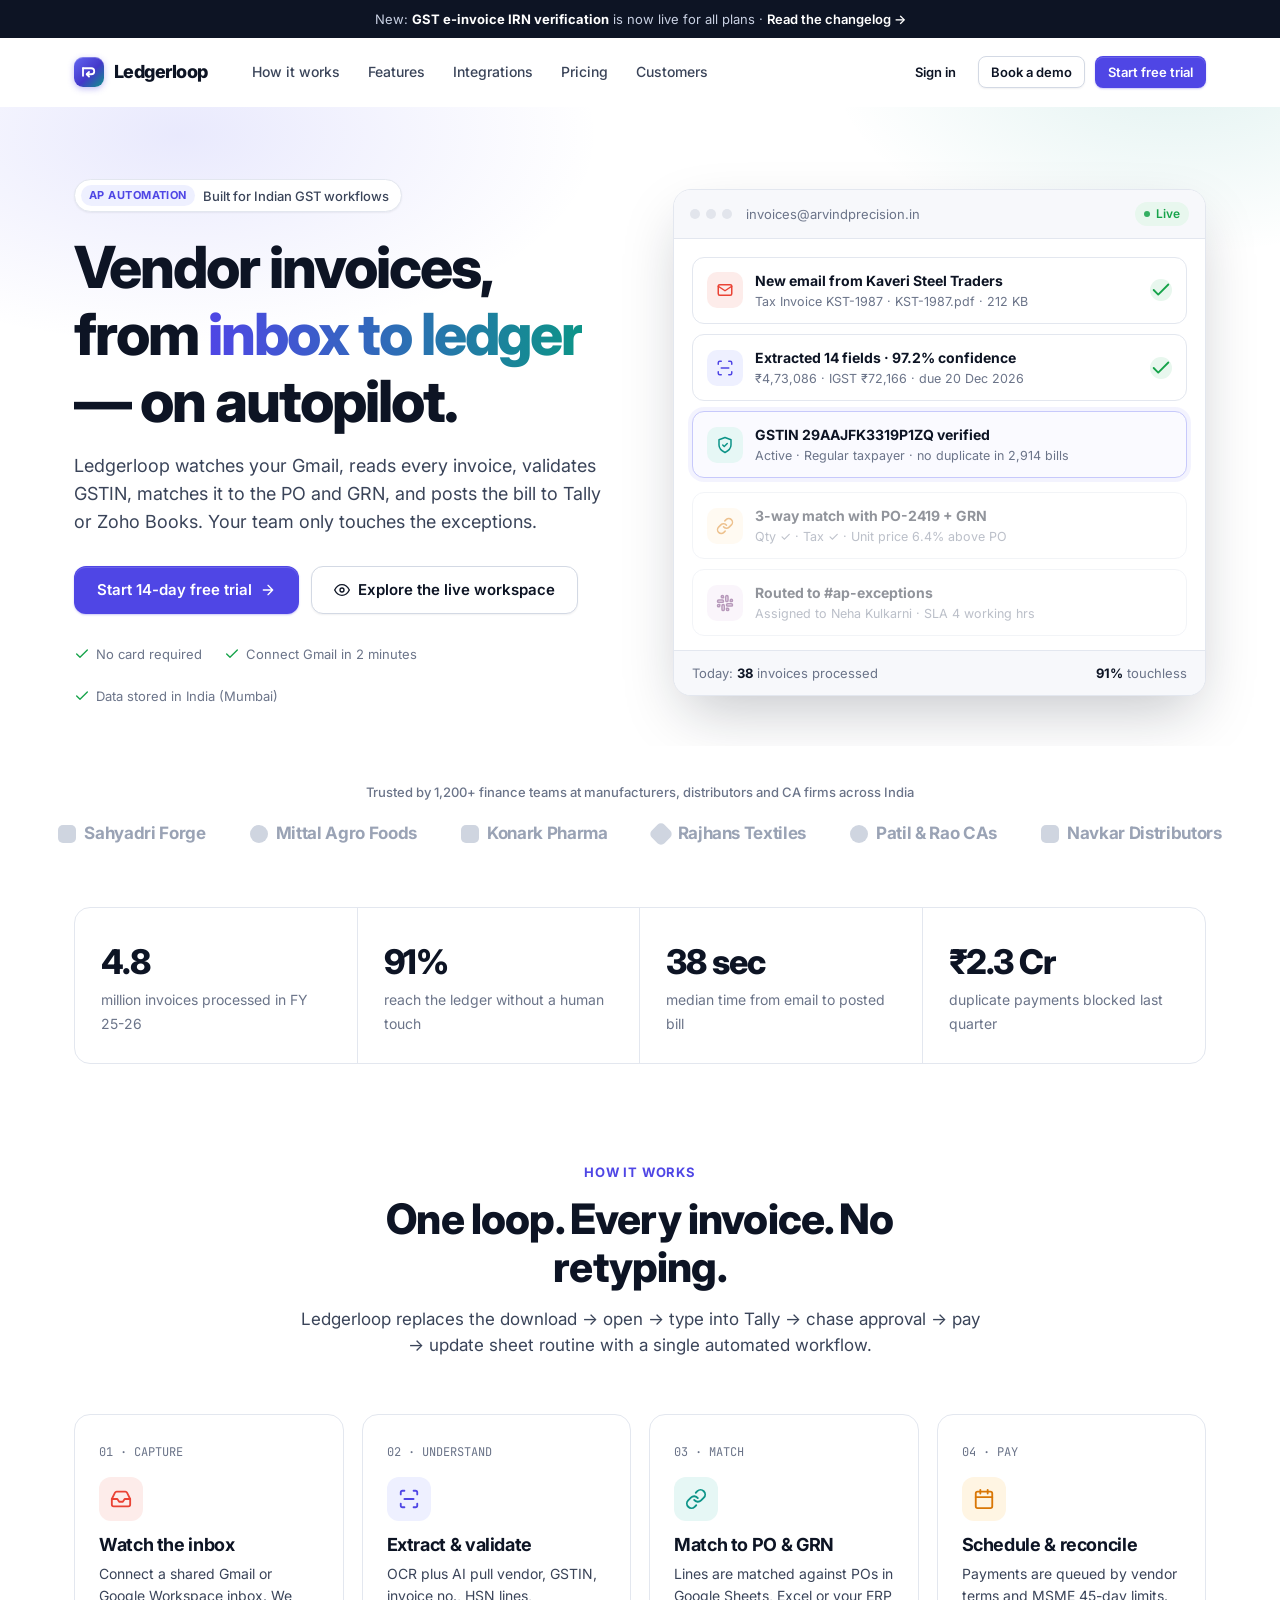
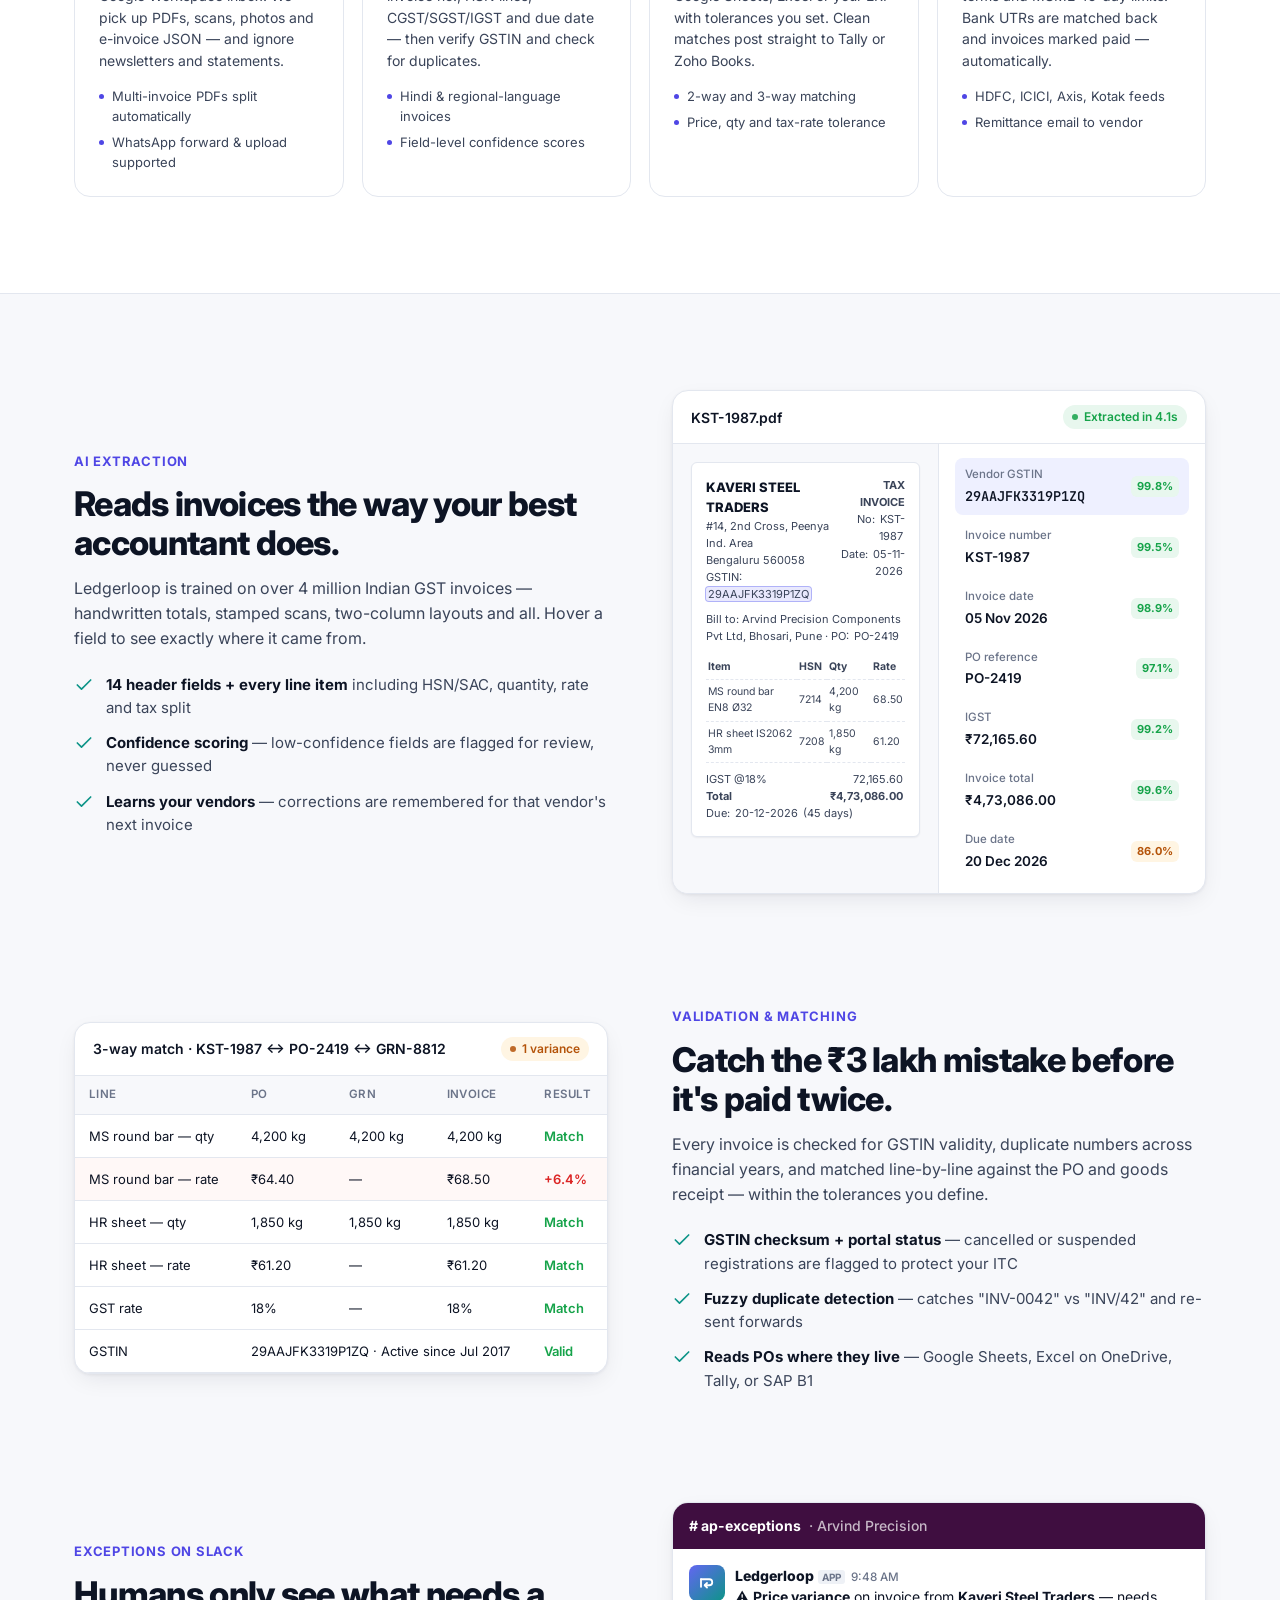
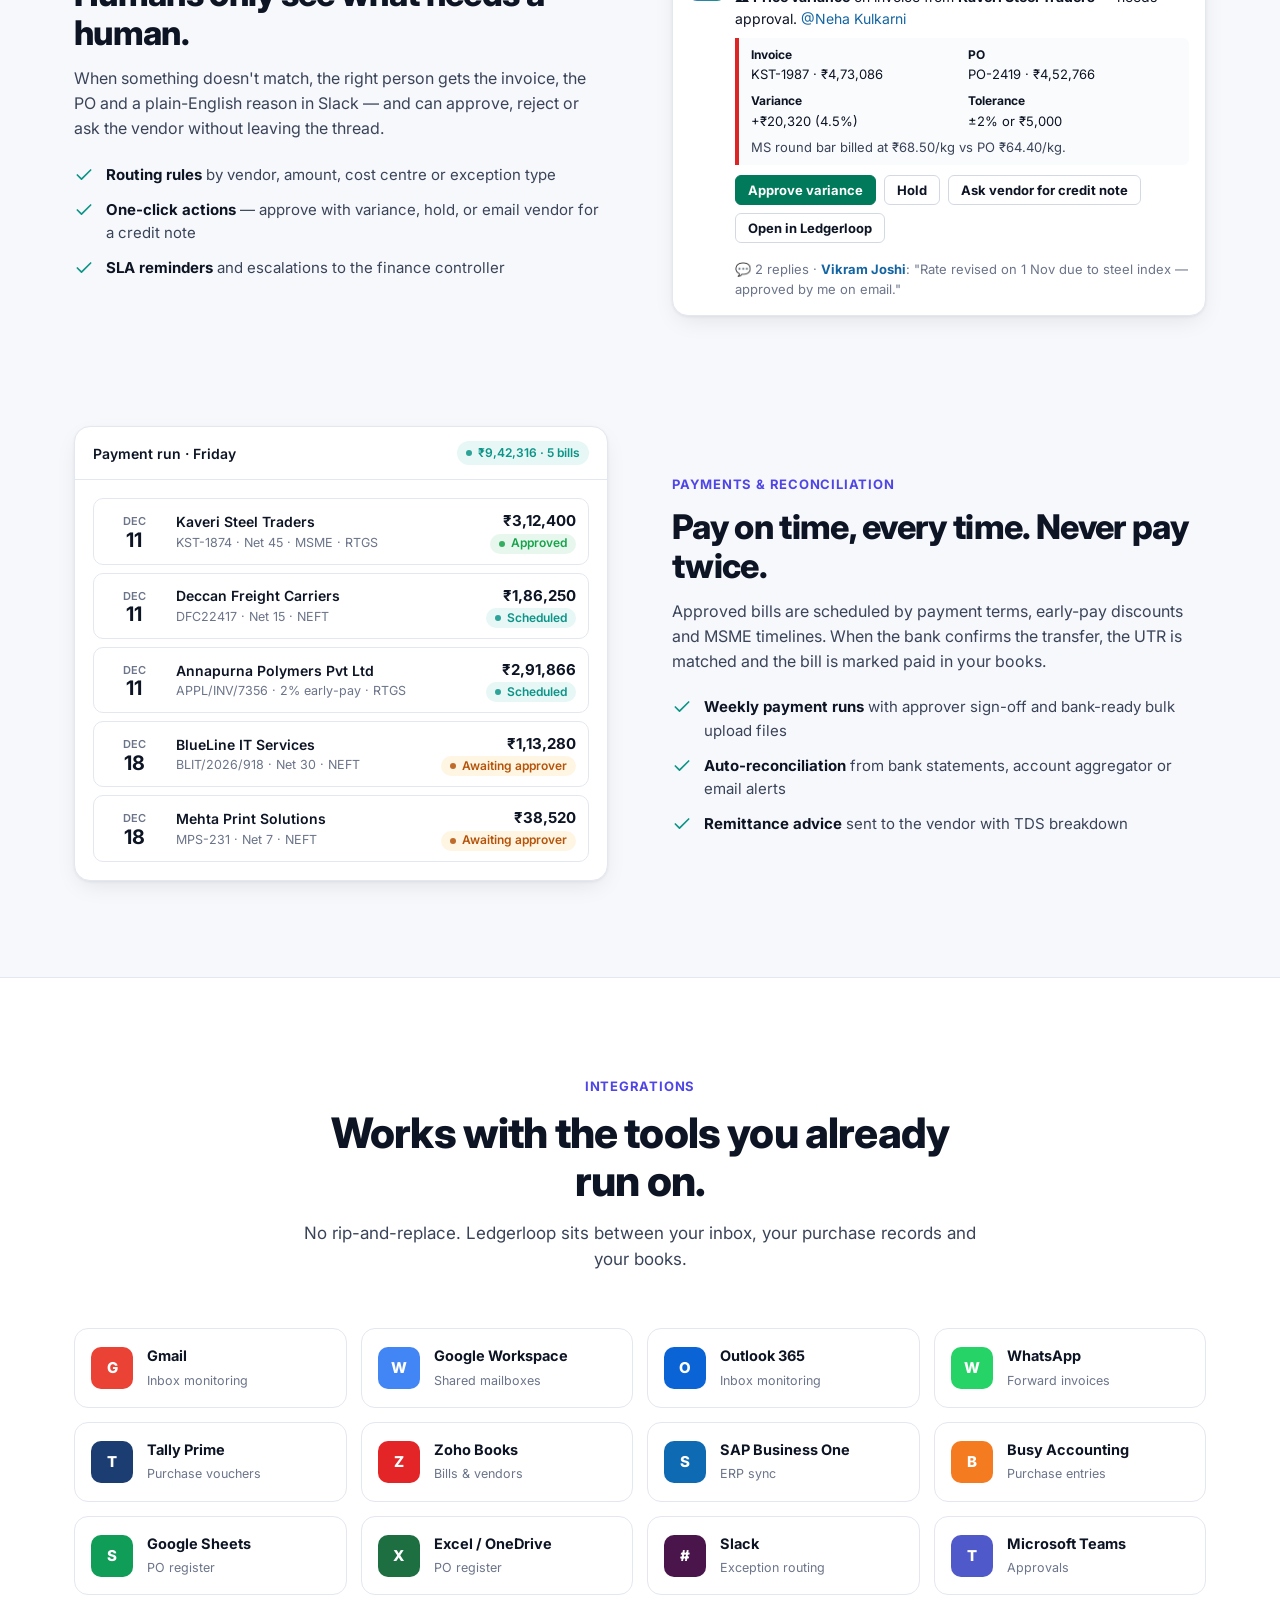
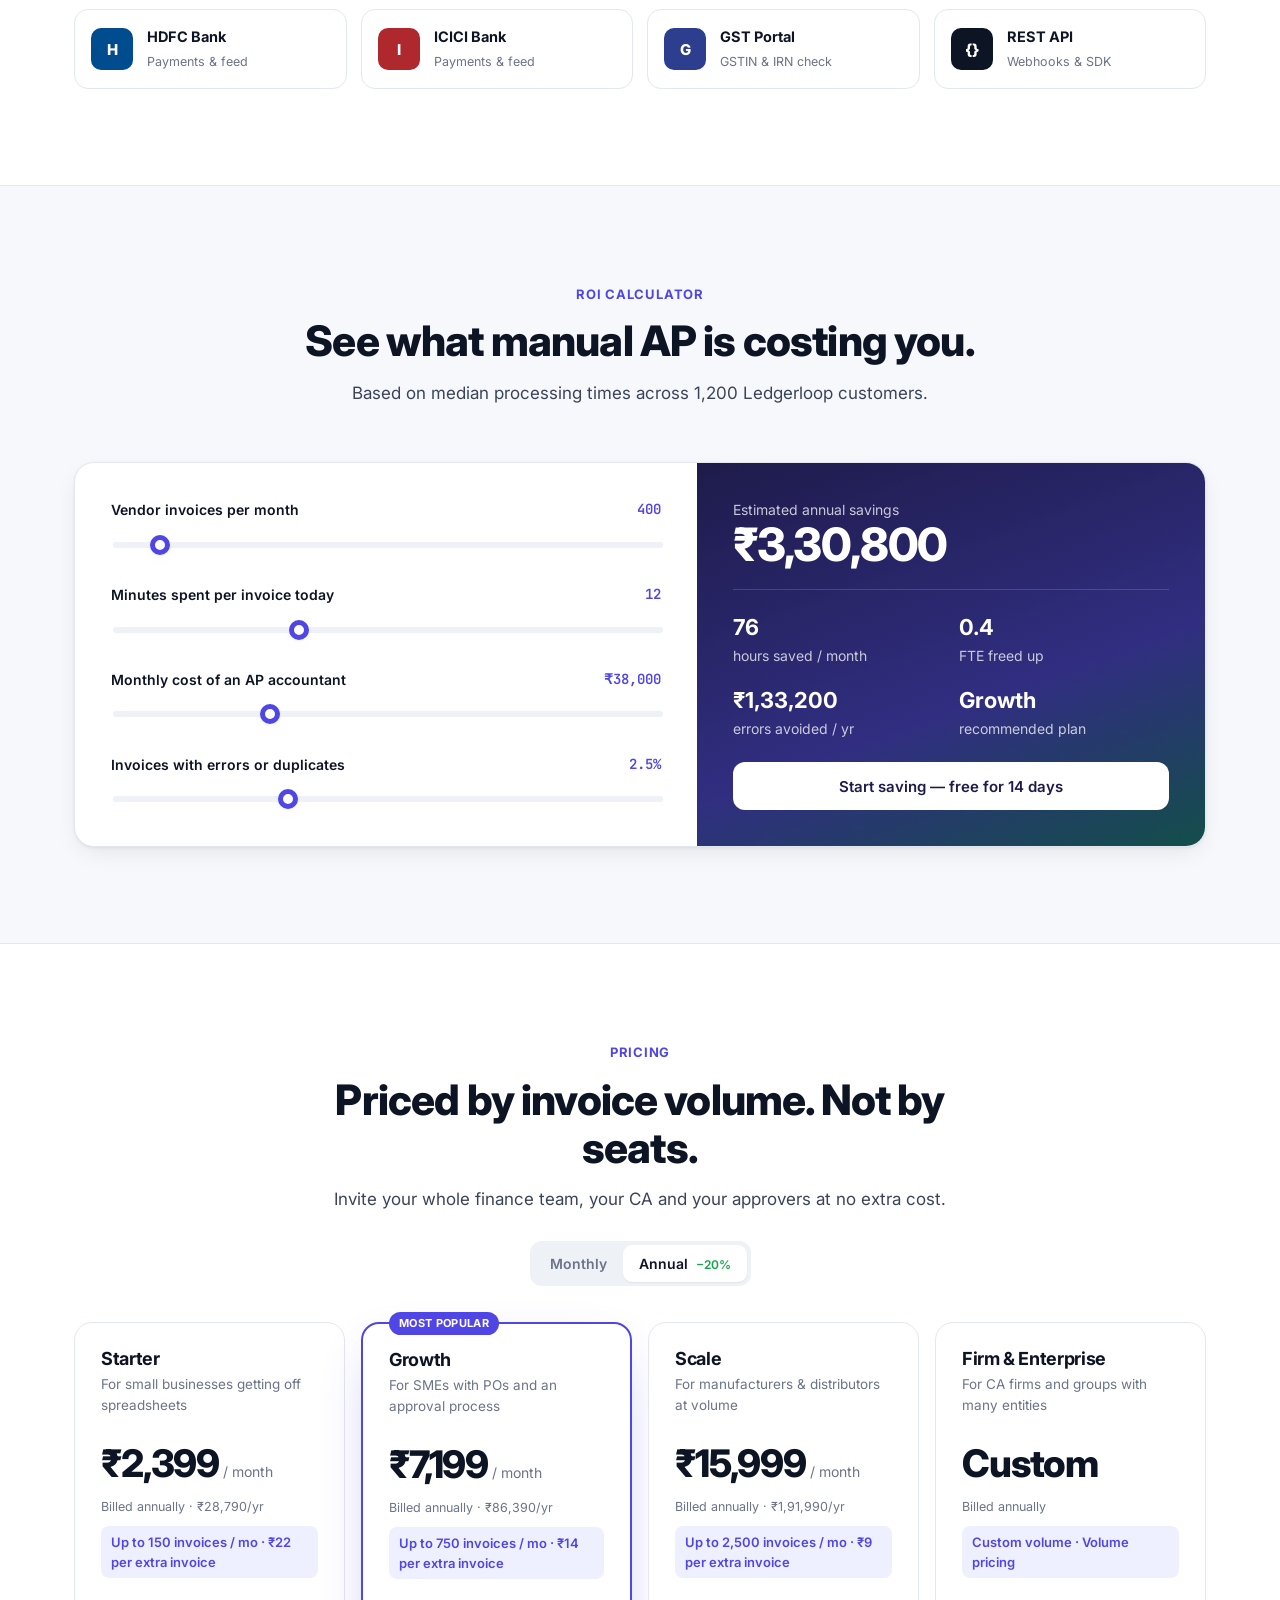
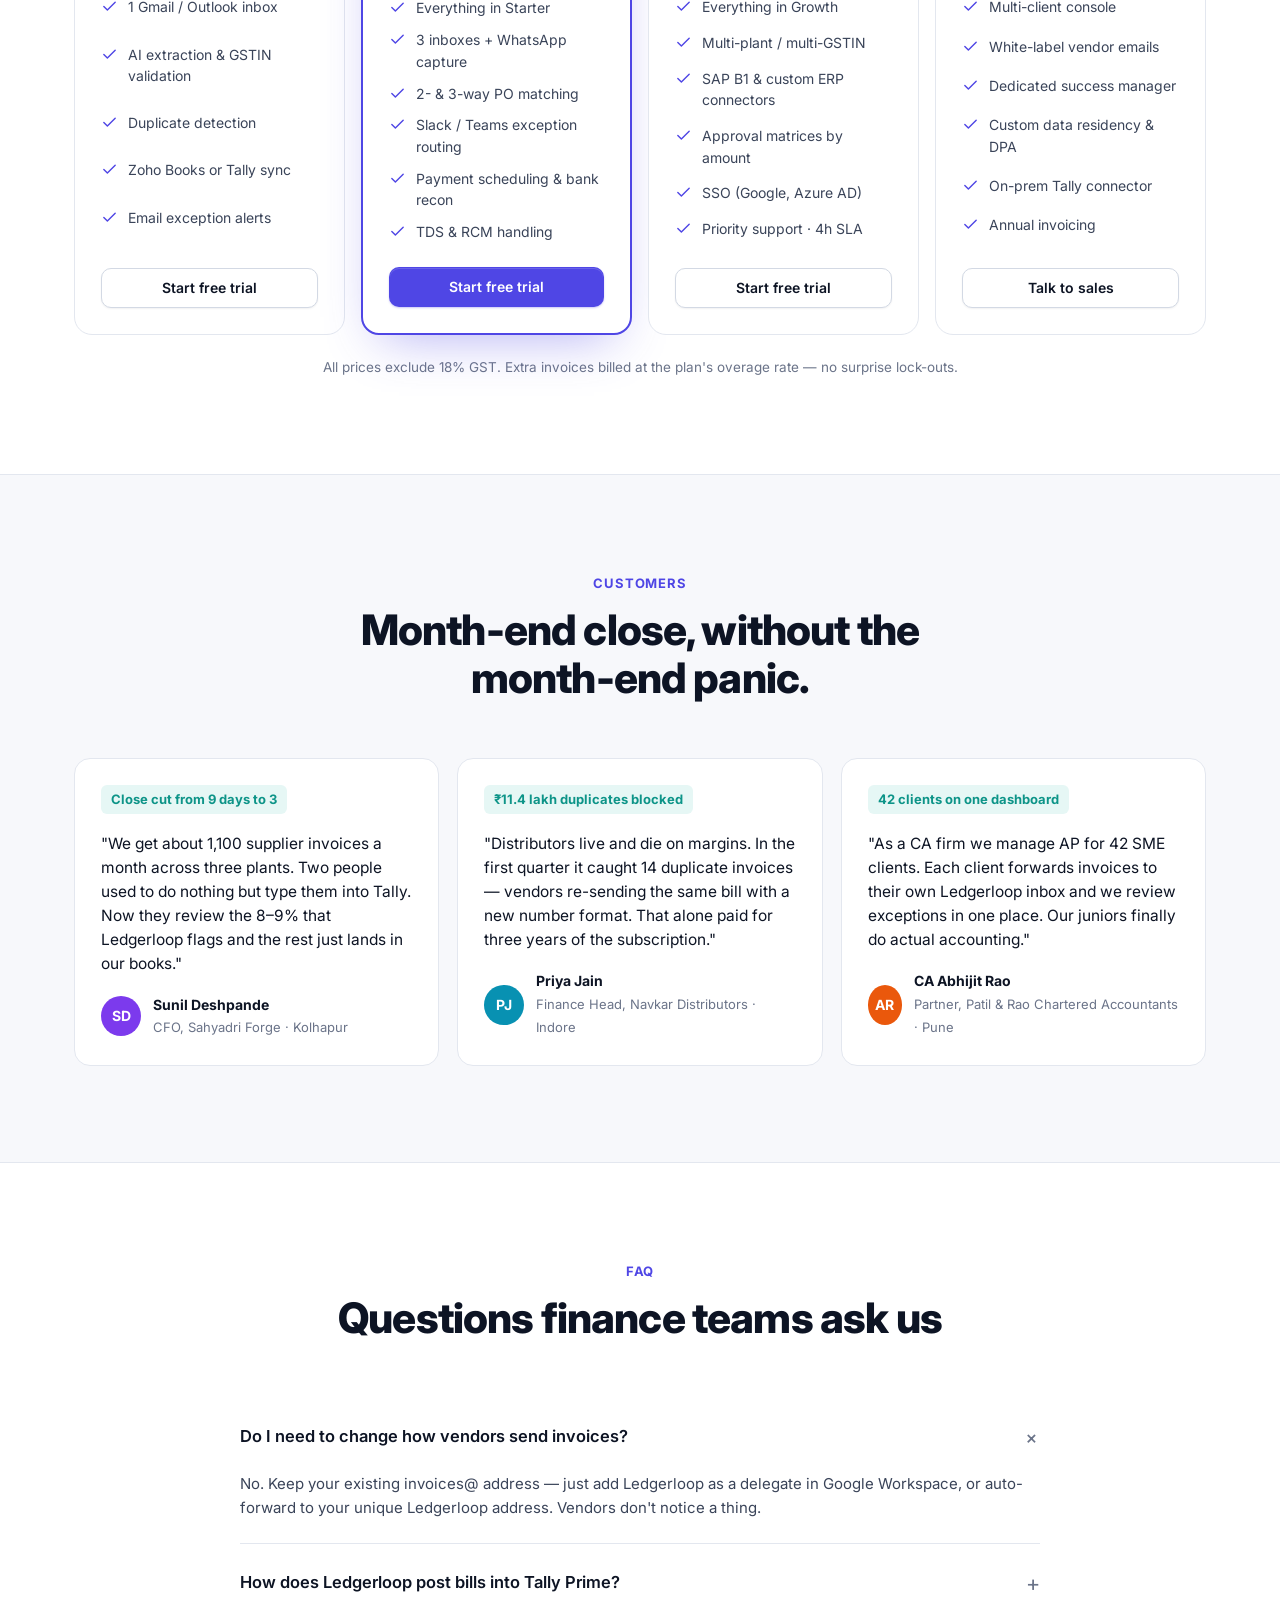
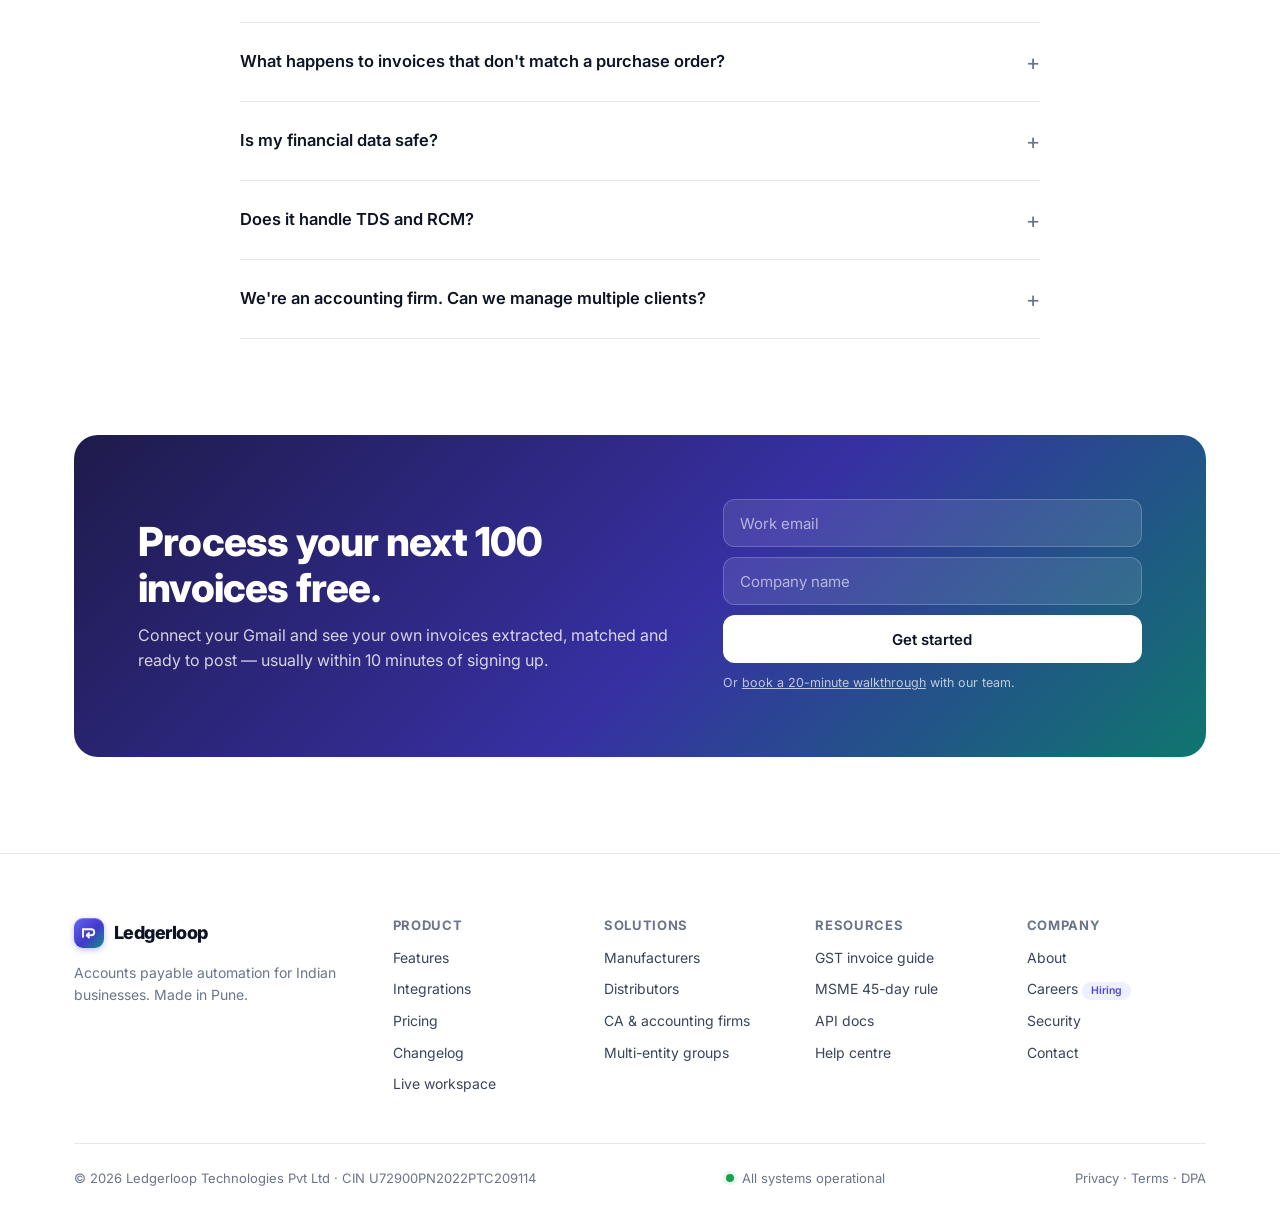
<file: index.html>
<!doctype html>
<html lang="en">
<head>
  <meta charset="utf-8">
  <meta name="viewport" content="width=device-width, initial-scale=1">
  <title>Ledgerloop — Vendor invoices, from inbox to ledger, on autopilot</title>
  <meta name="description" content="Ledgerloop reads vendor invoices from Gmail, validates GSTIN, matches them to purchase orders, posts bills to Tally or Zoho Books and schedules payments — routing only the exceptions to your accountant on Slack.">
  <link rel="icon" href="data:image/svg+xml,%3Csvg xmlns='http://www.w3.org/2000/svg' viewBox='0 0 32 32'%3E%3Crect width='32' height='32' rx='9' fill='%234f46e5'/%3E%3Cpath d='M8 10h12a5 5 0 0 1 0 10h-7m3 3-3-3 3-3M8 10v12' fill='none' stroke='white' stroke-width='3' stroke-linecap='round' stroke-linejoin='round'/%3E%3C/svg%3E">
  <link rel="preconnect" href="https://fonts.googleapis.com">
  <link rel="preconnect" href="https://fonts.gstatic.com" crossorigin>
  <link href="https://fonts.googleapis.com/css2?family=Inter:wght@400;500;600;700;800&family=JetBrains+Mono:wght@500&display=swap" rel="stylesheet">
  <link rel="stylesheet" href="assets/css/style.css">
</head>
<body>

<div class="announce">New: <b>GST e-invoice IRN verification</b> is now live for all plans · <a href="changelog.html">Read the changelog →</a></div>

<header class="nav" id="nav">
  <div class="container nav-inner">
    <a href="index.html" class="logo"><span class="logo-mark"></span>Ledgerloop</a>
    <nav class="nav-links">
      <a href="#how">How it works</a>
      <a href="#features">Features</a>
      <a href="#integrations">Integrations</a>
      <a href="#pricing">Pricing</a>
      <a href="#customers">Customers</a>
    </nav>
    <div class="nav-cta">
      <a href="login.html" class="btn btn-ghost btn-sm" style="border:0;box-shadow:none">Sign in</a>
      <a href="#demo" class="btn btn-ghost btn-sm">Book a demo</a>
      <a href="login.html?signup=1" class="btn btn-primary btn-sm">Start free trial</a>
    </div>
    <button class="nav-burger" id="burger" aria-label="Menu"><span data-i="menu" style="width:20px;height:20px;display:grid"></span></button>
  </div>
  <div class="nav-mobile" id="navMobile">
    <a href="#how">How it works</a><a href="#features">Features</a><a href="#integrations">Integrations</a><a href="#pricing">Pricing</a><a href="login.html">Sign in</a>
    <a href="login.html?signup=1" class="btn btn-primary">Start free trial</a>
  </div>
</header>

<main>
  <!-- HERO -->
  <section class="hero">
    <div class="container hero-grid">
      <div>
        <span class="eyebrow"><span class="tag">AP automation</span> Built for Indian GST workflows</span>
        <h1>Vendor invoices, from <span class="grad">inbox to ledger</span> — on autopilot.</h1>
        <p class="lead">Ledgerloop watches your Gmail, reads every invoice, validates GSTIN, matches it to the PO and GRN, and posts the bill to Tally or Zoho Books. Your team only touches the exceptions.</p>
        <div class="hero-cta">
          <a href="login.html?signup=1" class="btn btn-primary btn-lg">Start 14-day free trial <span data-i="arrowRight" style="display:grid"></span></a>
          <a href="app.html" class="btn btn-ghost btn-lg"><span data-i="eye" style="display:grid"></span> Explore the live workspace</a>
        </div>
        <div class="hero-proof">
          <span data-i="check">No card required</span>
          <span data-i="check">Connect Gmail in 2 minutes</span>
          <span data-i="check">Data stored in India (Mumbai)</span>
        </div>
      </div>

      <div class="pipe" id="pipe" aria-label="Live processing preview">
        <div class="pipe-head"><span class="dots"><i></i><i></i><i></i></span> invoices@arvindprecision.in <span class="badge green pulse live">Live</span></div>
        <div class="pipe-body">
          <div class="pipe-step" data-s="0"><span class="pipe-ico" style="color:#ea4335;background:#fdecea" data-i="mail"></span><div><b>New email from Kaveri Steel Traders</b><small id="ps0">Tax Invoice KST-1987 · KST-1987.pdf · 212 KB</small></div><span class="check" data-i="check"></span></div>
          <div class="pipe-step" data-s="1"><span class="pipe-ico" style="color:#4f46e5;background:#eef0ff" data-i="scan"></span><div><b>Extracted 14 fields · 97.2% confidence</b><small id="ps1">₹4,73,086 · IGST ₹72,166 · due 20 Dec 2026</small></div><span class="check" data-i="check"></span></div>
          <div class="pipe-step" data-s="2"><span class="pipe-ico" style="color:#0d9488;background:#e6f7f5" data-i="shield"></span><div><b>GSTIN 29AAJFK3319P1ZQ verified</b><small id="ps2">Active · Regular taxpayer · no duplicate in 2,914 bills</small></div><span class="check" data-i="check"></span></div>
          <div class="pipe-step" data-s="3"><span class="pipe-ico" style="color:#d97706;background:#fff5e3" data-i="link"></span><div><b>3-way match with PO-2419 + GRN</b><small id="ps3">Qty ✓ · Tax ✓ · Unit price 6.4% above PO</small></div><span class="check" data-i="alert"></span></div>
          <div class="pipe-step" data-s="4"><span class="pipe-ico" style="color:#611f69;background:#f6eaf7" data-i="slack"></span><div><b>Routed to #ap-exceptions</b><small id="ps4">Assigned to Neha Kulkarni · SLA 4 working hrs</small></div><span class="check" data-i="check"></span></div>
        </div>
        <div class="pipe-foot"><span>Today: <b id="pipeCount">38</b> invoices processed</span><span><b>91%</b> touchless</span></div>
      </div>
    </div>
  </section>

  <!-- LOGOS -->
  <div class="logos container">
    <p>Trusted by 1,200+ finance teams at manufacturers, distributors and CA firms across India</p>
    <div class="logo-row">
      <span><i></i>Sahyadri Forge</span><span><i style="border-radius:50%"></i>Mittal Agro Foods</span><span><i></i>Konark Pharma</span><span><i style="transform:rotate(45deg)"></i>Rajhans Textiles</span><span><i style="border-radius:50%"></i>Patil &amp; Rao CAs</span><span><i></i>Navkar Distributors</span>
    </div>
  </div>

  <!-- STATS -->
  <section class="container" style="padding-top:40px">
    <div class="stats reveal">
      <div class="stat"><b data-count="4.8" data-dec="1">0</b><span>million invoices processed in FY 25-26</span></div>
      <div class="stat"><b data-count="91" data-suf="%">0</b><span>reach the ledger without a human touch</span></div>
      <div class="stat"><b data-count="38" data-suf=" sec">0</b><span>median time from email to posted bill</span></div>
      <div class="stat"><b data-count="2.3" data-dec="1" data-pre="₹" data-suf=" Cr">0</b><span>duplicate payments blocked last quarter</span></div>
    </div>
  </section>

  <!-- HOW -->
  <section class="section" id="how">
    <div class="container">
      <div class="section-head reveal">
        <span class="kicker">How it works</span>
        <h2>One loop. Every invoice. No retyping.</h2>
        <p>Ledgerloop replaces the download → open → type into Tally → chase approval → pay → update sheet routine with a single automated workflow.</p>
      </div>
      <div class="flow">
        <div class="flow-card reveal"><span class="num">01 · CAPTURE</span><span class="ico" style="background:#fdecea;color:#ea4335" data-i="inbox"></span><h3>Watch the inbox</h3><p>Connect a shared Gmail or Google Workspace inbox. We pick up PDFs, scans, photos and e-invoice JSON — and ignore newsletters and statements.</p><ul><li>Multi-invoice PDFs split automatically</li><li>WhatsApp forward &amp; upload supported</li></ul></div>
        <div class="flow-card reveal"><span class="num">02 · UNDERSTAND</span><span class="ico" style="background:#eef0ff;color:#4f46e5" data-i="scan"></span><h3>Extract &amp; validate</h3><p>OCR plus AI pull vendor, GSTIN, invoice no., HSN lines, CGST/SGST/IGST and due date — then verify GSTIN and check for duplicates.</p><ul><li>Hindi &amp; regional-language invoices</li><li>Field-level confidence scores</li></ul></div>
        <div class="flow-card reveal"><span class="num">03 · MATCH</span><span class="ico" style="background:#e6f7f5;color:#0d9488" data-i="link"></span><h3>Match to PO &amp; GRN</h3><p>Lines are matched against POs in Google Sheets, Excel or your ERP with tolerances you set. Clean matches post straight to Tally or Zoho Books.</p><ul><li>2-way and 3-way matching</li><li>Price, qty and tax-rate tolerance</li></ul></div>
        <div class="flow-card reveal"><span class="num">04 · PAY</span><span class="ico" style="background:#fff5e3;color:#d97706" data-i="calendar"></span><h3>Schedule &amp; reconcile</h3><p>Payments are queued by vendor terms and MSME 45-day limits. Bank UTRs are matched back and invoices marked paid — automatically.</p><ul><li>HDFC, ICICI, Axis, Kotak feeds</li><li>Remittance email to vendor</li></ul></div>
      </div>
    </div>
  </section>

  <!-- FEATURES -->
  <section class="section soft" id="features">
    <div class="container">
      <div class="split">
        <div class="split-copy reveal">
          <span class="kicker">AI extraction</span>
          <h3>Reads invoices the way your best accountant does.</h3>
          <p>Ledgerloop is trained on over 4 million Indian GST invoices — handwritten totals, stamped scans, two-column layouts and all. Hover a field to see exactly where it came from.</p>
          <ul class="checks">
            <li data-i="check"><span><b>14 header fields + every line item</b> including HSN/SAC, quantity, rate and tax split</span></li>
            <li data-i="check"><span><b>Confidence scoring</b> — low-confidence fields are flagged for review, never guessed</span></li>
            <li data-i="check"><span><b>Learns your vendors</b> — corrections are remembered for that vendor's next invoice</span></li>
          </ul>
        </div>
        <div class="panel reveal">
          <div class="panel-h"><span>KST-1987.pdf</span><span class="badge green">Extracted in 4.1s</span></div>
          <div class="xt">
            <div class="xt-doc">
              <div class="xt-scan"></div>
              <div class="xt-paper">
                <div class="row"><div><div class="ttl">KAVERI STEEL TRADERS</div><div>#14, 2nd Cross, Peenya Ind. Area</div><div>Bengaluru 560058</div><div>GSTIN: <span class="hl" data-f="gstin">29AAJFK3319P1ZQ</span></div></div><div style="text-align:right"><b>TAX INVOICE</b><div>No: <span class="hl" data-f="num">KST-1987</span></div><div>Date: <span class="hl" data-f="date">05-11-2026</span></div></div></div>
                <div style="margin-top:8px">Bill to: Arvind Precision Components Pvt Ltd, Bhosari, Pune · PO: <span class="hl" data-f="po">PO-2419</span></div>
                <table><tr><th>Item</th><th>HSN</th><th>Qty</th><th>Rate</th></tr><tr><td>MS round bar EN8 Ø32</td><td>7214</td><td>4,200 kg</td><td>68.50</td></tr><tr><td>HR sheet IS2062 3mm</td><td>7208</td><td>1,850 kg</td><td>61.20</td></tr></table>
                <div class="row" style="margin-top:8px"><span>IGST @18%</span><span class="hl" data-f="tax">72,165.60</span></div>
                <div class="row"><b>Total</b><b class="hl" data-f="total">₹4,73,086.00</b></div>
                <div class="row"><span>Due: <span class="hl" data-f="due">20-12-2026</span> (45 days)</span></div>
              </div>
            </div>
            <div class="xt-fields">
              <div class="xt-field" data-f="gstin"><label>Vendor GSTIN</label><span class="mono">29AAJFK3319P1ZQ</span><em>99.8%</em></div>
              <div class="xt-field" data-f="num"><label>Invoice number</label><span>KST-1987</span><em>99.5%</em></div>
              <div class="xt-field" data-f="date"><label>Invoice date</label><span>05 Nov 2026</span><em>98.9%</em></div>
              <div class="xt-field" data-f="po"><label>PO reference</label><span>PO-2419</span><em>97.1%</em></div>
              <div class="xt-field" data-f="tax"><label>IGST</label><span>₹72,165.60</span><em>99.2%</em></div>
              <div class="xt-field" data-f="total"><label>Invoice total</label><span>₹4,73,086.00</span><em>99.6%</em></div>
              <div class="xt-field" data-f="due"><label>Due date</label><span>20 Dec 2026</span><em class="mid">86.0%</em></div>
            </div>
          </div>
        </div>
      </div>

      <div class="split rev">
        <div class="split-copy reveal">
          <span class="kicker">Validation &amp; matching</span>
          <h3>Catch the ₹3 lakh mistake before it's paid twice.</h3>
          <p>Every invoice is checked for GSTIN validity, duplicate numbers across financial years, and matched line-by-line against the PO and goods receipt — within the tolerances you define.</p>
          <ul class="checks">
            <li data-i="check"><span><b>GSTIN checksum + portal status</b> — cancelled or suspended registrations are flagged to protect your ITC</span></li>
            <li data-i="check"><span><b>Fuzzy duplicate detection</b> — catches "INV-0042" vs "INV/42" and re-sent forwards</span></li>
            <li data-i="check"><span><b>Reads POs where they live</b> — Google Sheets, Excel on OneDrive, Tally, or SAP B1</span></li>
          </ul>
        </div>
        <div class="panel mt reveal">
          <div class="panel-h"><span>3-way match · KST-1987 ↔ PO-2419 ↔ GRN-8812</span><span class="badge amber">1 variance</span></div>
          <table>
            <thead><tr><th>Line</th><th>PO</th><th>GRN</th><th>Invoice</th><th>Result</th></tr></thead>
            <tbody>
              <tr><td>MS round bar — qty</td><td>4,200 kg</td><td>4,200 kg</td><td>4,200 kg</td><td class="ok">Match</td></tr>
              <tr class="bad"><td>MS round bar — rate</td><td>₹64.40</td><td>—</td><td>₹68.50</td><td class="diff">+6.4%</td></tr>
              <tr><td>HR sheet — qty</td><td>1,850 kg</td><td>1,850 kg</td><td>1,850 kg</td><td class="ok">Match</td></tr>
              <tr><td>HR sheet — rate</td><td>₹61.20</td><td>—</td><td>₹61.20</td><td class="ok">Match</td></tr>
              <tr><td>GST rate</td><td>18%</td><td>—</td><td>18%</td><td class="ok">Match</td></tr>
              <tr><td>GSTIN</td><td colspan="3">29AAJFK3319P1ZQ · Active since Jul 2017</td><td class="ok">Valid</td></tr>
            </tbody>
          </table>
        </div>
      </div>

      <div class="split">
        <div class="split-copy reveal">
          <span class="kicker">Exceptions on Slack</span>
          <h3>Humans only see what needs a human.</h3>
          <p>When something doesn't match, the right person gets the invoice, the PO and a plain-English reason in Slack — and can approve, reject or ask the vendor without leaving the thread.</p>
          <ul class="checks">
            <li data-i="check"><span><b>Routing rules</b> by vendor, amount, cost centre or exception type</span></li>
            <li data-i="check"><span><b>One-click actions</b> — approve with variance, hold, or email vendor for a credit note</span></li>
            <li data-i="check"><span><b>SLA reminders</b> and escalations to the finance controller</span></li>
          </ul>
        </div>
        <div class="slack reveal">
          <div class="slack-top"># ap-exceptions <span>· Arvind Precision</span></div>
          <div class="slack-msg">
            <div class="slack-av" style="background:linear-gradient(135deg,#6366f1,#0d9488)"><span class="logo-mark" style="width:22px;height:22px;box-shadow:none;background:none"></span></div>
            <div>
              <div class="slack-name">Ledgerloop<span class="app">APP</span><small>9:48 AM</small></div>
              <div>⚠️ <b>Price variance</b> on invoice from <b>Kaveri Steel Traders</b> — needs approval. <span style="color:#1264a3">@Neha Kulkarni</span></div>
              <div class="slack-att">
                <div class="kv"><div><b>Invoice</b>KST-1987 · ₹4,73,086</div><div><b>PO</b>PO-2419 · ₹4,52,766</div><div><b>Variance</b>+₹20,320 (4.5%)</div><div><b>Tolerance</b>±2% or ₹5,000</div></div>
                <div style="font-size:13px;color:var(--ink-2)">MS round bar billed at ₹68.50/kg vs PO ₹64.40/kg.</div>
              </div>
              <div class="slack-btns"><button class="primary" id="slackApprove">Approve variance</button><button>Hold</button><button>Ask vendor for credit note</button><button>Open in Ledgerloop</button></div>
            </div>
          </div>
          <div class="slack-reply" id="slackReply">💬 2 replies · <b>Vikram Joshi</b>: "Rate revised on 1 Nov due to steel index — approved by me on email."</div>
        </div>
      </div>

      <div class="split rev">
        <div class="split-copy reveal">
          <span class="kicker">Payments &amp; reconciliation</span>
          <h3>Pay on time, every time. Never pay twice.</h3>
          <p>Approved bills are scheduled by payment terms, early-pay discounts and MSME timelines. When the bank confirms the transfer, the UTR is matched and the bill is marked paid in your books.</p>
          <ul class="checks">
            <li data-i="check"><span><b>Weekly payment runs</b> with approver sign-off and bank-ready bulk upload files</span></li>
            <li data-i="check"><span><b>Auto-reconciliation</b> from bank statements, account aggregator or email alerts</span></li>
            <li data-i="check"><span><b>Remittance advice</b> sent to the vendor with TDS breakdown</span></li>
          </ul>
        </div>
        <div class="panel reveal">
          <div class="panel-h"><span>Payment run · Friday</span><span class="badge teal">₹9,42,316 · 5 bills</span></div>
          <div class="panel-b cal" id="calDemo"></div>
        </div>
      </div>
    </div>
  </section>

  <!-- INTEGRATIONS -->
  <section class="section" id="integrations">
    <div class="container">
      <div class="section-head reveal">
        <span class="kicker">Integrations</span>
        <h2>Works with the tools you already run on.</h2>
        <p>No rip-and-replace. Ledgerloop sits between your inbox, your purchase records and your books.</p>
      </div>
      <div class="int-grid" id="intGrid"></div>
    </div>
  </section>

  <!-- ROI -->
  <section class="section soft" id="roi">
    <div class="container">
      <div class="section-head reveal">
        <span class="kicker">ROI calculator</span>
        <h2>See what manual AP is costing you.</h2>
        <p>Based on median processing times across 1,200 Ledgerloop customers.</p>
      </div>
      <div class="calc reveal">
        <div class="calc-in">
          <div class="range"><label>Vendor invoices per month <output id="oInv">400</output></label><input type="range" id="rInv" min="50" max="5000" step="50" value="400"></div>
          <div class="range"><label>Minutes spent per invoice today <output id="oMin">12</output></label><input type="range" id="rMin" min="3" max="30" step="1" value="12"></div>
          <div class="range"><label>Monthly cost of an AP accountant <output id="oCost">₹38,000</output></label><input type="range" id="rCost" min="18000" max="90000" step="1000" value="38000"></div>
          <div class="range"><label>Invoices with errors or duplicates <output id="oErr">2.5%</output></label><input type="range" id="rErr" min="0" max="8" step="0.5" value="2.5"></div>
        </div>
        <div class="calc-out">
          <div><div class="lbl">Estimated annual savings</div><div class="big" id="cSave">₹0</div></div>
          <div class="grid2">
            <div><b id="cHours">0</b><span class="lbl">hours saved / month</span></div>
            <div><b id="cFte">0</b><span class="lbl">FTE freed up</span></div>
            <div><b id="cErr">₹0</b><span class="lbl">errors avoided / yr</span></div>
            <div><b id="cPlan">Growth</b><span class="lbl">recommended plan</span></div>
          </div>
          <a href="login.html?signup=1" class="btn btn-lg" style="background:#fff;color:#1e1b4b;margin-top:auto">Start saving — free for 14 days</a>
        </div>
      </div>
    </div>
  </section>

  <!-- PRICING -->
  <section class="section" id="pricing">
    <div class="container" style="text-align:center">
      <div class="section-head reveal" style="margin-bottom:28px">
        <span class="kicker">Pricing</span>
        <h2>Priced by invoice volume. Not by seats.</h2>
        <p>Invite your whole finance team, your CA and your approvers at no extra cost.</p>
      </div>
      <div class="billing-toggle" id="billToggle"><button data-b="m">Monthly</button><button data-b="y" class="on">Annual <span class="save">−20%</span></button></div>
      <div class="plans" id="plans" style="text-align:left"></div>
      <p class="price-note">All prices exclude 18% GST. Extra invoices billed at the plan's overage rate — no surprise lock-outs.</p>
    </div>
  </section>

  <!-- TESTIMONIALS -->
  <section class="section soft" id="customers">
    <div class="container">
      <div class="section-head reveal">
        <span class="kicker">Customers</span>
        <h2>Month-end close, without the month-end panic.</h2>
      </div>
      <div class="quotes">
        <div class="quote reveal"><span class="metric">Close cut from 9 days to 3</span><p>"We get about 1,100 supplier invoices a month across three plants. Two people used to do nothing but type them into Tally. Now they review the 8–9% that Ledgerloop flags and the rest just lands in our books."</p><div class="who"><span class="av" style="background:#7c3aed">SD</span><div><b>Sunil Deshpande</b><small>CFO, Sahyadri Forge · Kolhapur</small></div></div></div>
        <div class="quote reveal"><span class="metric">₹11.4 lakh duplicates blocked</span><p>"Distributors live and die on margins. In the first quarter it caught 14 duplicate invoices — vendors re-sending the same bill with a new number format. That alone paid for three years of the subscription."</p><div class="who"><span class="av" style="background:#0891b2">PJ</span><div><b>Priya Jain</b><small>Finance Head, Navkar Distributors · Indore</small></div></div></div>
        <div class="quote reveal"><span class="metric">42 clients on one dashboard</span><p>"As a CA firm we manage AP for 42 SME clients. Each client forwards invoices to their own Ledgerloop inbox and we review exceptions in one place. Our juniors finally do actual accounting."</p><div class="who"><span class="av" style="background:#ea580c">AR</span><div><b>CA Abhijit Rao</b><small>Partner, Patil &amp; Rao Chartered Accountants · Pune</small></div></div></div>
      </div>
    </div>
  </section>

  <!-- FAQ -->
  <section class="section">
    <div class="container">
      <div class="section-head reveal"><span class="kicker">FAQ</span><h2>Questions finance teams ask us</h2></div>
      <div class="faq">
        <details open><summary>Do I need to change how vendors send invoices?</summary><p>No. Keep your existing invoices@ address — just add Ledgerloop as a delegate in Google Workspace, or auto-forward to your unique Ledgerloop address. Vendors don't notice a thing.</p></details>
        <details><summary>How does Ledgerloop post bills into Tally Prime?</summary><p>A lightweight connector runs alongside Tally on your server or Tally on Cloud. It creates purchase vouchers with the correct ledgers, GST classification, cost centres and the original PDF attached. Zoho Books connects via OAuth in one click.</p></details>
        <details><summary>What happens to invoices that don't match a purchase order?</summary><p>They're routed to the person you choose on Slack (or email / Microsoft Teams) with the reason, the invoice and the closest PO. They can approve, hold, or reject — and the decision is recorded in the audit log.</p></details>
        <details><summary>Is my financial data safe?</summary><p>Data is encrypted in transit (TLS 1.3) and at rest (AES-256), hosted in AWS Mumbai. We are ISO 27001 certified and SOC 2 Type II audited. We never train shared models on your documents.</p></details>
        <details><summary>Does it handle TDS and RCM?</summary><p>Yes. TDS sections (194C, 194J, 194Q etc.) are suggested per vendor and deducted from the payable amount. Reverse-charge invoices are identified and posted with the correct RCM ledgers.</p></details>
        <details><summary>We're an accounting firm. Can we manage multiple clients?</summary><p>The Firm plan gives you a multi-entity console, per-client inboxes and books, white-label vendor emails and consolidated exception queues. Pricing is per invoice across all clients.</p></details>
      </div>
    </div>
  </section>

  <!-- CTA -->
  <section class="container" id="demo">
    <div class="cta-band reveal">
      <div>
        <h2>Process your next 100 invoices free.</h2>
        <p>Connect your Gmail and see your own invoices extracted, matched and ready to post — usually within 10 minutes of signing up.</p>
      </div>
      <form class="cta-form" id="ctaForm">
        <input type="email" required placeholder="Work email" aria-label="Work email">
        <input type="text" placeholder="Company name" aria-label="Company name">
        <button class="btn btn-lg" type="submit">Get started</button>
        <small>Or <a href="#" id="demoLink" style="text-decoration:underline">book a 20-minute walkthrough</a> with our team.</small>
      </form>
    </div>
  </section>
</main>

<footer class="footer">
  <div class="container">
    <div class="foot-grid">
      <div><a href="index.html" class="logo"><span class="logo-mark"></span>Ledgerloop</a><p class="muted" style="margin-top:14px;font-size:14px;max-width:280px">Accounts payable automation for Indian businesses. Made in Pune.</p></div>
      <div><h4>Product</h4><ul><li><a href="#features">Features</a></li><li><a href="#integrations">Integrations</a></li><li><a href="#pricing">Pricing</a></li><li><a href="changelog.html">Changelog</a></li><li><a href="app.html">Live workspace</a></li></ul></div>
      <div><h4>Solutions</h4><ul><li><a href="#">Manufacturers</a></li><li><a href="#">Distributors</a></li><li><a href="#">CA &amp; accounting firms</a></li><li><a href="#">Multi-entity groups</a></li></ul></div>
      <div><h4>Resources</h4><ul><li><a href="#">GST invoice guide</a></li><li><a href="#">MSME 45-day rule</a></li><li><a href="#">API docs</a></li><li><a href="#">Help centre</a></li></ul></div>
      <div><h4>Company</h4><ul><li><a href="#">About</a></li><li><a href="#">Careers <span class="badge indigo plain" style="height:18px;font-size:10.5px">Hiring</span></a></li><li><a href="#">Security</a></li><li><a href="#">Contact</a></li></ul></div>
    </div>
    <div class="foot-bottom"><span>© 2026 Ledgerloop Technologies Pvt Ltd · CIN U72900PN2022PTC209114</span><span class="status-dot">All systems operational</span><span><a href="#">Privacy</a> · <a href="#">Terms</a> · <a href="#">DPA</a></span></div>
  </div>
</footer>

<div class="toasts" id="toasts"></div>
<script src="assets/js/icons.js"></script>
<script src="assets/js/site.js"></script>
</body>
</html>
</file>
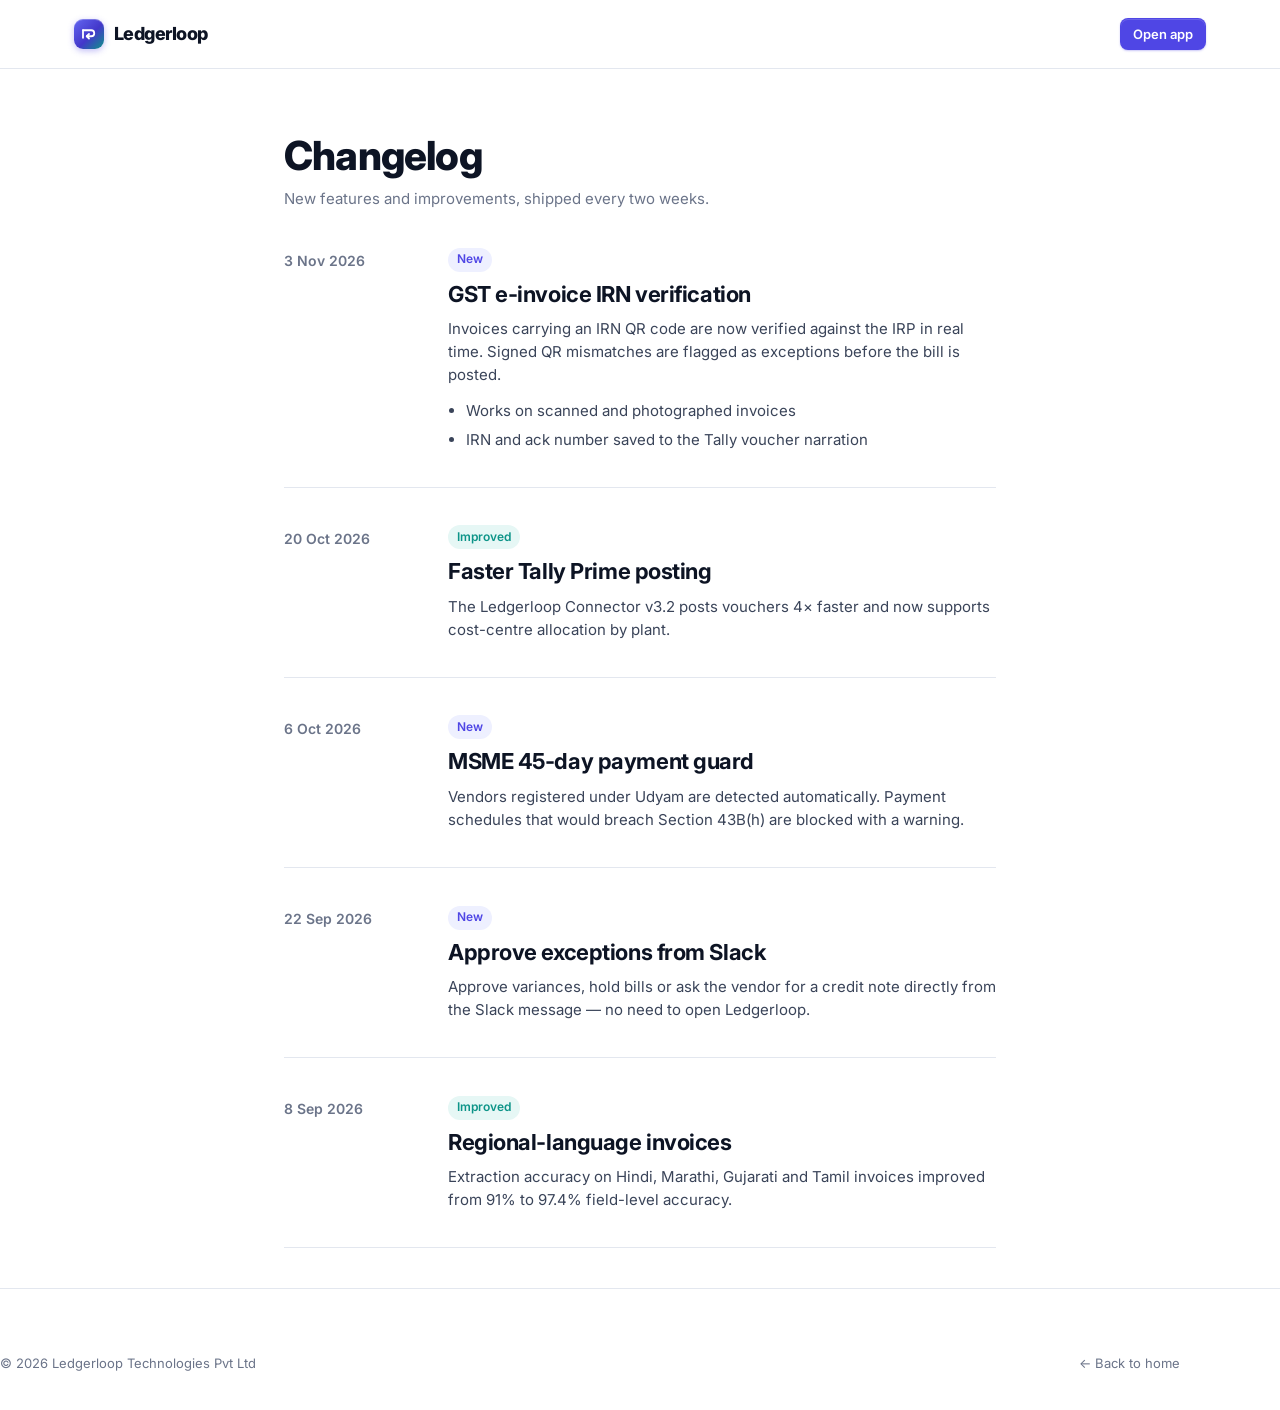
<file: changelog.html>
<!doctype html>
<html lang="en">
<head>
  <meta charset="utf-8">
  <meta name="viewport" content="width=device-width, initial-scale=1">
  <title>Changelog · Ledgerloop</title>
  <link rel="icon" href="data:image/svg+xml,%3Csvg xmlns='http://www.w3.org/2000/svg' viewBox='0 0 32 32'%3E%3Crect width='32' height='32' rx='9' fill='%234f46e5'/%3E%3Cpath d='M8 10h12a5 5 0 0 1 0 10h-7m3 3-3-3 3-3M8 10v12' fill='none' stroke='white' stroke-width='3' stroke-linecap='round' stroke-linejoin='round'/%3E%3C/svg%3E">
  <link rel="preconnect" href="https://fonts.googleapis.com">
  <link rel="preconnect" href="https://fonts.gstatic.com" crossorigin>
  <link href="https://fonts.googleapis.com/css2?family=Inter:wght@400;500;600;700;800&family=JetBrains+Mono:wght@500&display=swap" rel="stylesheet">
  <link rel="stylesheet" href="assets/css/style.css">
  <style>
    .cl { max-width: 760px; margin: 0 auto; padding: 64px 24px 0; }
    .cl h1 { font-size: 40px; font-weight: 800; }
    .entry { display: grid; grid-template-columns: 140px 1fr; gap: 24px; padding: 36px 0; border-bottom: 1px solid var(--line); }
    .entry time { color: var(--ink-3); font-size: 14px; font-weight: 600; padding-top: 4px; }
    .entry h2 { font-size: 22px; margin: 10px 0; }
    .entry p, .entry li { color: var(--ink-2); }
    .entry ul { padding-left: 18px; margin: 12px 0 0; display: grid; gap: 6px; }
    @media (max-width: 640px) { .entry { grid-template-columns: 1fr; gap: 6px; } .cl { padding: 40px 16px 0; } }
  </style>
</head>
<body>
<header class="nav scrolled"><div class="container nav-inner"><a href="index.html" class="logo"><span class="logo-mark"></span>Ledgerloop</a><div class="nav-cta" style="display:flex"><a href="app.html" class="btn btn-primary btn-sm">Open app</a></div></div></header>
<main class="cl">
  <h1>Changelog</h1>
  <p class="muted" style="margin-top:8px">New features and improvements, shipped every two weeks.</p>
  <article class="entry"><time>3 Nov 2026</time><div><span class="badge indigo plain">New</span><h2>GST e-invoice IRN verification</h2><p>Invoices carrying an IRN QR code are now verified against the IRP in real time. Signed QR mismatches are flagged as exceptions before the bill is posted.</p><ul><li>Works on scanned and photographed invoices</li><li>IRN and ack number saved to the Tally voucher narration</li></ul></div></article>
  <article class="entry"><time>20 Oct 2026</time><div><span class="badge teal plain">Improved</span><h2>Faster Tally Prime posting</h2><p>The Ledgerloop Connector v3.2 posts vouchers 4× faster and now supports cost-centre allocation by plant.</p></div></article>
  <article class="entry"><time>6 Oct 2026</time><div><span class="badge indigo plain">New</span><h2>MSME 45-day payment guard</h2><p>Vendors registered under Udyam are detected automatically. Payment schedules that would breach Section 43B(h) are blocked with a warning.</p></div></article>
  <article class="entry"><time>22 Sep 2026</time><div><span class="badge indigo plain">New</span><h2>Approve exceptions from Slack</h2><p>Approve variances, hold bills or ask the vendor for a credit note directly from the Slack message — no need to open Ledgerloop.</p></div></article>
  <article class="entry"><time>8 Sep 2026</time><div><span class="badge teal plain">Improved</span><h2>Regional-language invoices</h2><p>Extraction accuracy on Hindi, Marathi, Gujarati and Tamil invoices improved from 91% to 97.4% field-level accuracy.</p></div></article>
</main>
<footer class="footer" style="margin-top:40px"><div class="container foot-bottom" style="margin:0;border:0;padding:0"><span>© 2026 Ledgerloop Technologies Pvt Ltd</span><a href="index.html">← Back to home</a></div></footer>
<script src="assets/js/icons.js"></script>
</body>
</html>
</file>
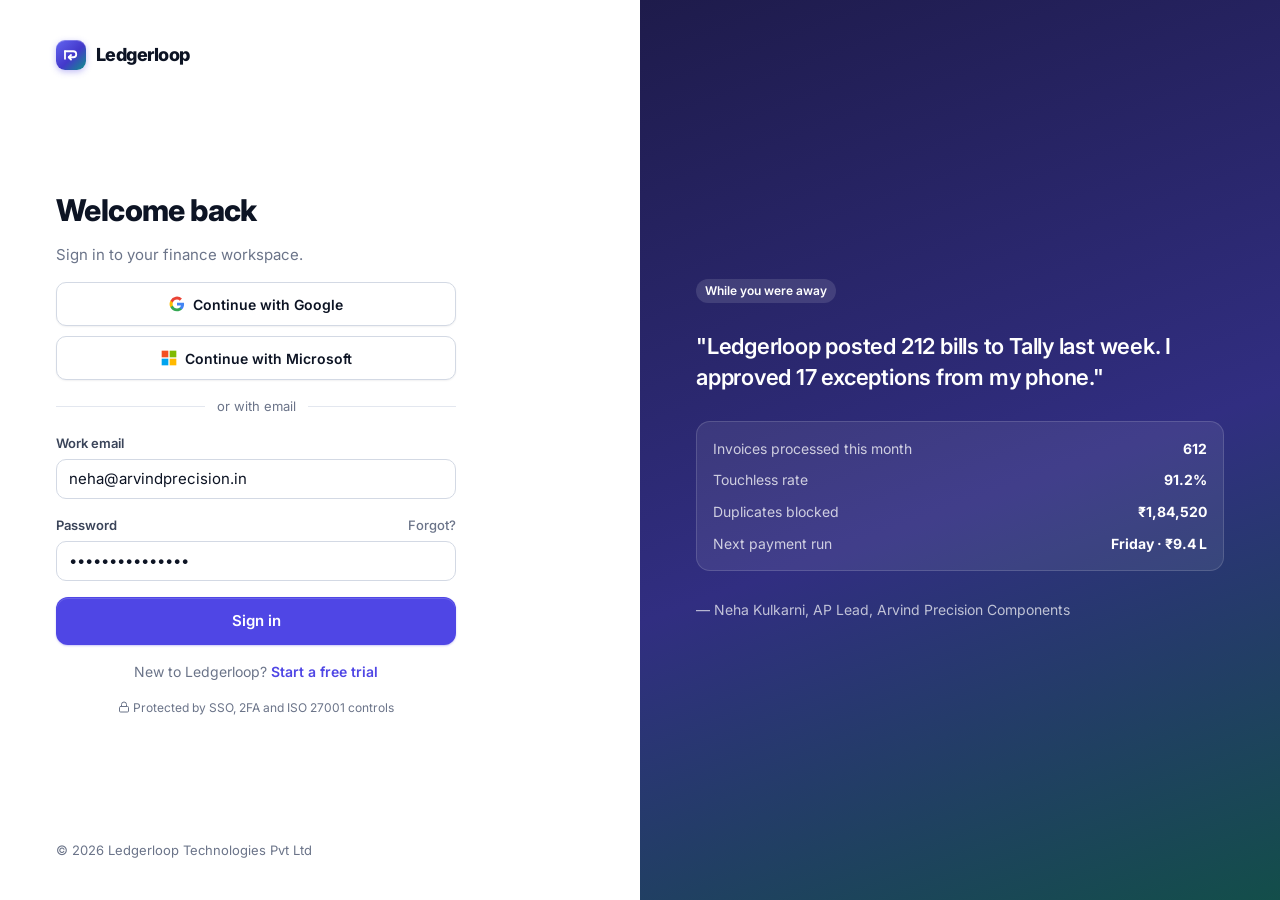
<file: login.html>
<!doctype html>
<html lang="en">
<head>
  <meta charset="utf-8">
  <meta name="viewport" content="width=device-width, initial-scale=1">
  <title>Sign in · Ledgerloop</title>
  <link rel="icon" href="data:image/svg+xml,%3Csvg xmlns='http://www.w3.org/2000/svg' viewBox='0 0 32 32'%3E%3Crect width='32' height='32' rx='9' fill='%234f46e5'/%3E%3Cpath d='M8 10h12a5 5 0 0 1 0 10h-7m3 3-3-3 3-3M8 10v12' fill='none' stroke='white' stroke-width='3' stroke-linecap='round' stroke-linejoin='round'/%3E%3C/svg%3E">
  <link rel="preconnect" href="https://fonts.googleapis.com">
  <link rel="preconnect" href="https://fonts.gstatic.com" crossorigin>
  <link href="https://fonts.googleapis.com/css2?family=Inter:wght@400;500;600;700;800&family=JetBrains+Mono:wght@500&display=swap" rel="stylesheet">
  <link rel="stylesheet" href="assets/css/style.css">
</head>
<body>
<div class="auth">
  <div class="auth-l">
    <a href="index.html" class="logo"><span class="logo-mark"></span>Ledgerloop</a>
    <form class="auth-form" id="authForm">
      <h1 id="aTitle">Welcome back</h1>
      <p id="aSub">Sign in to your finance workspace.</p>
      <div class="sso">
        <button type="button" class="btn btn-ghost" data-sso="Google"><svg viewBox="0 0 24 24" width="18" height="18"><path fill="#4285F4" d="M22.6 12.2c0-.8-.1-1.5-.2-2.2H12v4.2h5.9a5 5 0 0 1-2.2 3.3v2.7h3.6c2.1-1.9 3.3-4.8 3.3-8z"/><path fill="#34A853" d="M12 23c3 0 5.5-1 7.3-2.7l-3.6-2.8c-1 .7-2.2 1.1-3.7 1.1-2.9 0-5.3-1.9-6.2-4.5H2.1v2.9A11 11 0 0 0 12 23z"/><path fill="#FBBC05" d="M5.8 14.1a6.6 6.6 0 0 1 0-4.2V7H2.1a11 11 0 0 0 0 10l3.7-2.9z"/><path fill="#EA4335" d="M12 5.4c1.6 0 3.1.6 4.2 1.7l3.2-3.2A11 11 0 0 0 2.1 7l3.7 2.9C6.7 7.3 9.1 5.4 12 5.4z"/></svg> Continue with Google</button>
        <button type="button" class="btn btn-ghost" data-sso="Microsoft"><svg viewBox="0 0 24 24" width="16" height="16"><path fill="#f25022" d="M1 1h10v10H1z"/><path fill="#7fba00" d="M13 1h10v10H13z"/><path fill="#00a4ef" d="M1 13h10v10H1z"/><path fill="#ffb900" d="M13 13h10v10H13z"/></svg> Continue with Microsoft</button>
      </div>
      <div class="or">or with email</div>
      <div class="field" id="fCompany" style="display:none"><label>Company name</label><input class="input" placeholder="e.g. Arvind Precision Components"></div>
      <div class="field"><label>Work email</label><input class="input" type="email" id="email" required value="neha@arvindprecision.in"></div>
      <div class="field"><label style="display:flex;justify-content:space-between">Password <a href="#" class="muted" style="font-weight:500" id="forgot">Forgot?</a></label><input class="input" type="password" required value="ledgerloop-demo"></div>
      <button class="btn btn-primary btn-lg" id="aBtn">Sign in</button>
      <p class="muted" style="font-size:14px;text-align:center" id="aSwitch">New to Ledgerloop? <a href="login.html?signup=1" style="color:var(--brand);font-weight:600">Start a free trial</a></p>
      <p class="muted" style="font-size:12px;text-align:center"><span data-i="lock" style="display:inline-block;width:12px;height:12px;vertical-align:-1px"></span> Protected by SSO, 2FA and ISO 27001 controls</p>
    </form>
    <p class="muted" style="font-size:13px">© 2026 Ledgerloop Technologies Pvt Ltd</p>
  </div>
  <div class="auth-r">
    <span class="badge plain" style="background:rgba(255,255,255,.12);color:#fff;align-self:flex-start">While you were away</span>
    <blockquote>"Ledgerloop posted 212 bills to Tally last week. I approved 17 exceptions from my phone."</blockquote>
    <div class="mini">
      <div class="mini-row"><span>Invoices processed this month</span><b>612</b></div>
      <div class="mini-row"><span>Touchless rate</span><b>91.2%</b></div>
      <div class="mini-row"><span>Duplicates blocked</span><b>₹1,84,520</b></div>
      <div class="mini-row"><span>Next payment run</span><b>Friday · ₹9.4 L</b></div>
    </div>
    <p style="opacity:.7;font-size:14px">— Neha Kulkarni, AP Lead, Arvind Precision Components</p>
  </div>
</div>
<div class="toasts" id="toasts"></div>
<script src="assets/js/icons.js"></script>
<script>
(function () {
  const q = new URLSearchParams(location.search);
  const f = document.getElementById('authForm'), btn = document.getElementById('aBtn');
  if (q.get('signup')) {
    document.getElementById('aTitle').textContent = 'Start your 14-day trial';
    document.getElementById('aSub').textContent = (q.get('plan') ? 'You picked the ' + q.get('plan')[0].toUpperCase() + q.get('plan').slice(1) + ' plan. ' : '') + 'First 100 invoices are on us — no card required.';
    document.getElementById('fCompany').style.display = '';
    btn.textContent = 'Create workspace';
    document.getElementById('aSwitch').innerHTML = 'Already have an account? <a href="login.html" style="color:var(--brand);font-weight:600">Sign in</a>';
    const em = q.get('email'); document.getElementById('email').value = em || '';
    f.querySelector('input[type=password]').value = '';
  }
  function go(label) {
    btn.disabled = true;
    btn.innerHTML = '<span class="spinner"></span> ' + label;
    setTimeout(() => { location.href = 'app.html' + (q.get('signup') ? '#/onboarding' : ''); }, 1200);
  }
  f.onsubmit = (e) => { e.preventDefault(); go(q.get('signup') ? 'Setting up your workspace…' : 'Signing in…'); };
  document.querySelectorAll('[data-sso]').forEach((b) => b.onclick = () => { b.innerHTML = '<span class="spinner" style="border-color:#ccd;border-top-color:#4f46e5"></span> Redirecting to ' + b.dataset.sso + '…'; setTimeout(() => location.href = 'app.html', 1300); });
  document.getElementById('forgot').onclick = (e) => { e.preventDefault(); alertToast(); };
  function alertToast() {
    const t = document.createElement('div'); t.className = 'toast';
    t.innerHTML = '<span class="ti">' + icon('mail') + '</span><div><b>Reset link sent</b><small>Check ' + (document.getElementById('email').value || 'your inbox') + ' — the link expires in 30 minutes.</small></div><button>×</button>';
    document.getElementById('toasts').appendChild(t); t.querySelector('button').onclick = () => t.remove(); setTimeout(() => t.remove(), 5000);
  }
})();
</script>
</body>
</html>
</file>
<file: assets/css/style.css>
/* Ledgerloop — base + marketing site */
:root {
  --bg: #ffffff;
  --bg-soft: #f7f8fb;
  --bg-mute: #eef1f6;
  --ink: #0d1424;
  --ink-2: #3a4459;
  --ink-3: #6b7489;
  --line: #e3e7ef;
  --line-2: #d3d9e4;
  --brand: #4f46e5;
  --brand-2: #4338ca;
  --brand-soft: #eef0ff;
  --teal: #0d9488;
  --teal-soft: #e6f7f5;
  --green: #16a34a;
  --green-soft: #e8f7ee;
  --amber: #d97706;
  --amber-soft: #fff5e3;
  --red: #dc2626;
  --red-soft: #fdeceb;
  --purple: #9333ea;
  --purple-soft: #f5ebff;
  --blue: #2563eb;
  --blue-soft: #e9f0ff;
  --radius: 12px;
  --radius-sm: 8px;
  --shadow-sm: 0 1px 2px rgba(16, 24, 40, .06);
  --shadow: 0 1px 3px rgba(16, 24, 40, .06), 0 8px 24px -6px rgba(16, 24, 40, .10);
  --shadow-lg: 0 24px 60px -12px rgba(16, 24, 40, .25);
  --font: 'Inter', system-ui, -apple-system, 'Segoe UI', Roboto, sans-serif;
  --mono: 'JetBrains Mono', ui-monospace, SFMono-Regular, Menlo, monospace;
}

*, *::before, *::after { box-sizing: border-box; }
html { -webkit-text-size-adjust: 100%; scroll-behavior: smooth; }
body { margin: 0; font-family: var(--font); color: var(--ink); background: var(--bg); font-size: 15px; line-height: 1.55; -webkit-font-smoothing: antialiased; }
img, svg { display: block; max-width: 100%; }
a { color: inherit; text-decoration: none; }
button { font: inherit; color: inherit; cursor: pointer; }
input, select, textarea { font: inherit; color: inherit; }
h1, h2, h3, h4 { margin: 0; letter-spacing: -0.02em; line-height: 1.15; }
p { margin: 0; }
.mono { font-family: var(--mono); font-size: .92em; }
.muted { color: var(--ink-3); }
.container { width: 100%; max-width: 1180px; margin: 0 auto; padding: 0 24px; }

/* ---------- buttons ---------- */
.btn { display: inline-flex; align-items: center; justify-content: center; gap: 8px; height: 40px; padding: 0 16px; border-radius: 10px; border: 1px solid transparent; font-weight: 600; font-size: 14px; white-space: nowrap; transition: background .15s, border-color .15s, box-shadow .15s, transform .05s; }
.btn:active { transform: translateY(1px); }
.btn-primary { background: var(--brand); color: #fff; box-shadow: 0 1px 2px rgba(79, 70, 229, .3), inset 0 1px 0 rgba(255, 255, 255, .15); }
.btn-primary:hover { background: var(--brand-2); }
.btn-ghost { background: #fff; border-color: var(--line-2); color: var(--ink); box-shadow: var(--shadow-sm); }
.btn-ghost:hover { background: var(--bg-soft); }
.btn-dark { background: var(--ink); color: #fff; }
.btn-dark:hover { background: #222b3f; }
.btn-lg { height: 48px; padding: 0 22px; font-size: 15px; border-radius: 12px; }
.btn-sm { height: 32px; padding: 0 12px; font-size: 13px; border-radius: 8px; }
.btn svg { width: 16px; height: 16px; }

/* ---------- badges ---------- */
.badge { display: inline-flex; align-items: center; gap: 6px; height: 24px; padding: 0 9px; border-radius: 999px; font-size: 12px; font-weight: 600; white-space: nowrap; background: var(--bg-mute); color: var(--ink-2); }
.badge::before { content: ''; width: 6px; height: 6px; border-radius: 50%; background: currentColor; opacity: .85; }
.badge.plain::before { display: none; }
.badge.gray { background: #f0f2f6; color: #545e73; }
.badge.blue { background: var(--blue-soft); color: var(--blue); }
.badge.amber { background: var(--amber-soft); color: #b45309; }
.badge.red { background: var(--red-soft); color: var(--red); }
.badge.purple { background: var(--purple-soft); color: var(--purple); }
.badge.indigo { background: var(--brand-soft); color: var(--brand); }
.badge.teal { background: var(--teal-soft); color: var(--teal); }
.badge.green { background: var(--green-soft); color: var(--green); }
.badge.pulse::before { animation: pulse 1.4s infinite; }
@keyframes pulse { 0%, 100% { opacity: 1; transform: scale(1); } 50% { opacity: .35; transform: scale(.7); } }

/* ---------- logo ---------- */
.logo { display: inline-flex; align-items: center; gap: 10px; font-weight: 800; font-size: 18px; letter-spacing: -0.03em; }
.logo-mark { width: 30px; height: 30px; border-radius: 9px; background: linear-gradient(135deg, #6366f1, #4338ca 55%, #0d9488); display: grid; place-items: center; box-shadow: inset 0 1px 0 rgba(255, 255, 255, .25), 0 2px 6px rgba(79, 70, 229, .35); }
.logo-mark svg { width: 18px; height: 18px; }

/* ---------- nav ---------- */
.nav { position: sticky; top: 0; z-index: 50; background: rgba(255, 255, 255, .82); backdrop-filter: saturate(180%) blur(14px); -webkit-backdrop-filter: saturate(180%) blur(14px); border-bottom: 1px solid transparent; transition: border-color .2s; }
.nav.scrolled { border-bottom-color: var(--line); }
.nav-inner { display: flex; align-items: center; height: 68px; gap: 32px; }
.nav-links { display: flex; gap: 4px; }
.nav-links a { padding: 8px 12px; border-radius: 8px; color: var(--ink-2); font-weight: 500; font-size: 14px; }
.nav-links a:hover { background: var(--bg-soft); color: var(--ink); }
.nav-cta { margin-left: auto; display: flex; gap: 10px; align-items: center; }
.nav-burger { display: none; margin-left: auto; width: 40px; height: 40px; border-radius: 10px; border: 1px solid var(--line-2); background: #fff; }
.nav-mobile { display: none; }

/* ---------- announcement ---------- */
.announce { background: var(--ink); color: #c9d1e3; font-size: 13px; text-align: center; padding: 9px 16px; }
.announce a { color: #fff; font-weight: 600; }
.announce b { color: #fff; }

/* ---------- hero ---------- */
.hero { position: relative; padding: 72px 0 40px; overflow: hidden; }
.hero::before { content: ''; position: absolute; inset: -200px -10% auto; height: 760px; background: radial-gradient(600px 300px at 20% 30%, rgba(99, 102, 241, .14), transparent 70%), radial-gradient(500px 280px at 85% 20%, rgba(13, 148, 136, .12), transparent 70%); pointer-events: none; }
.hero-grid { position: relative; display: grid; grid-template-columns: 1.02fr 1fr; gap: 56px; align-items: center; }
.eyebrow { display: inline-flex; align-items: center; gap: 8px; padding: 5px 12px 5px 6px; border: 1px solid var(--line); border-radius: 999px; background: #fff; font-size: 13px; font-weight: 500; color: var(--ink-2); box-shadow: var(--shadow-sm); }
.eyebrow .tag { background: var(--brand-soft); color: var(--brand); border-radius: 999px; padding: 2px 8px; font-weight: 700; font-size: 11px; text-transform: uppercase; letter-spacing: .04em; }
.hero h1 { font-size: clamp(36px, 5vw, 58px); font-weight: 800; letter-spacing: -0.035em; margin: 22px 0 18px; }
.hero h1 .grad { background: linear-gradient(90deg, #4f46e5, #0d9488); -webkit-background-clip: text; background-clip: text; color: transparent; }
.hero .lead { font-size: 18px; color: var(--ink-2); max-width: 540px; }
.hero-cta { display: flex; gap: 12px; margin-top: 30px; flex-wrap: wrap; }
.hero-proof { display: flex; gap: 22px; margin-top: 30px; color: var(--ink-3); font-size: 13px; flex-wrap: wrap; }
.hero-proof span { display: inline-flex; align-items: center; gap: 6px; }
.hero-proof svg { width: 16px; height: 16px; color: var(--green); }

/* pipeline card in hero */
.pipe { position: relative; background: #fff; border: 1px solid var(--line); border-radius: 18px; box-shadow: var(--shadow-lg); overflow: hidden; }
.pipe-head { display: flex; align-items: center; gap: 8px; padding: 12px 16px; border-bottom: 1px solid var(--line); background: var(--bg-soft); font-size: 13px; color: var(--ink-3); }
.pipe-head .dots { display: flex; gap: 6px; margin-right: 6px; }
.pipe-head .dots i { width: 10px; height: 10px; border-radius: 50%; background: #e2e5ec; }
.pipe-head .live { margin-left: auto; }
.pipe-body { padding: 18px; display: grid; gap: 10px; }
.pipe-step { display: grid; grid-template-columns: 36px 1fr auto; gap: 12px; align-items: center; padding: 12px 14px; border: 1px solid var(--line); border-radius: 12px; background: #fff; opacity: .45; transform: translateY(4px); transition: opacity .35s, transform .35s, border-color .35s, background .35s; }
.pipe-step.on { opacity: 1; transform: none; }
.pipe-step.active { border-color: #c7c9fb; background: #fafaff; box-shadow: 0 0 0 4px rgba(99, 102, 241, .08); }
.pipe-ico { width: 36px; height: 36px; border-radius: 10px; display: grid; place-items: center; background: var(--bg-mute); }
.pipe-ico svg { width: 18px; height: 18px; }
.pipe-step b { font-size: 14px; display: block; }
.pipe-step small { color: var(--ink-3); font-size: 12.5px; display: block; overflow: hidden; text-overflow: ellipsis; white-space: nowrap; }
.pipe-step .check { width: 22px; height: 22px; border-radius: 50%; display: grid; place-items: center; background: var(--green-soft); color: var(--green); transform: scale(0); transition: transform .3s cubic-bezier(.3, 1.6, .5, 1); }
.pipe-step.done .check { transform: scale(1); }
.pipe-step.warn .check { background: var(--amber-soft); color: var(--amber); }
.pipe-foot { display: flex; justify-content: space-between; align-items: center; padding: 12px 18px; border-top: 1px solid var(--line); font-size: 13px; color: var(--ink-3); background: var(--bg-soft); }
.pipe-foot b { color: var(--ink); }

/* ---------- logos strip ---------- */
.logos { padding: 36px 0 20px; text-align: center; }
.logos p { color: var(--ink-3); font-size: 13px; font-weight: 500; }
.logo-row { display: flex; flex-wrap: wrap; justify-content: center; gap: 14px 44px; margin-top: 18px; }
.logo-row span { font-weight: 700; color: #9aa3b5; font-size: 17px; letter-spacing: -0.02em; display: inline-flex; align-items: center; gap: 8px; }
.logo-row span i { width: 18px; height: 18px; border-radius: 5px; background: #cfd5e0; display: inline-block; }

/* ---------- sections ---------- */
section { scroll-margin-top: 80px; }
.section { padding: 96px 0; }
.section.soft { background: var(--bg-soft); border-top: 1px solid var(--line); border-bottom: 1px solid var(--line); }
.section-head { max-width: 680px; margin: 0 auto 56px; text-align: center; }
.section-head .kicker { color: var(--brand); font-weight: 700; font-size: 13px; letter-spacing: .06em; text-transform: uppercase; }
.section-head h2 { font-size: clamp(28px, 3.6vw, 42px); font-weight: 800; margin: 12px 0 14px; }
.section-head p { color: var(--ink-2); font-size: 17px; }

/* stats */
.stats { display: grid; grid-template-columns: repeat(4, 1fr); gap: 0; border: 1px solid var(--line); border-radius: 16px; background: #fff; overflow: hidden; }
.stat { padding: 28px 26px; border-right: 1px solid var(--line); }
.stat:last-child { border-right: 0; }
.stat b { font-size: 34px; font-weight: 800; letter-spacing: -0.03em; display: block; }
.stat span { color: var(--ink-3); font-size: 14px; }

/* flow */
.flow { display: grid; grid-template-columns: repeat(4, 1fr); gap: 18px; position: relative; }
.flow-card { background: #fff; border: 1px solid var(--line); border-radius: 16px; padding: 24px; position: relative; }
.flow-card .num { font-family: var(--mono); font-size: 12px; color: var(--ink-3); }
.flow-card h3 { font-size: 18px; margin: 14px 0 8px; }
.flow-card p { color: var(--ink-2); font-size: 14px; }
.flow-card .ico { width: 44px; height: 44px; border-radius: 12px; display: grid; place-items: center; margin-top: 14px; }
.flow-card .ico svg { width: 22px; height: 22px; }
.flow-card ul { margin: 14px 0 0; padding: 0; list-style: none; display: grid; gap: 6px; font-size: 13px; color: var(--ink-2); }
.flow-card li { display: flex; gap: 8px; align-items: flex-start; }
.flow-card li::before { content: ''; flex: none; width: 5px; height: 5px; border-radius: 50%; background: var(--brand); margin-top: 8px; }

/* feature split */
.split { display: grid; grid-template-columns: 1fr 1fr; gap: 64px; align-items: center; }
.split + .split { margin-top: 110px; }
.split.rev .split-copy { order: 2; }
.split-copy .kicker { color: var(--brand); font-weight: 700; font-size: 13px; letter-spacing: .06em; text-transform: uppercase; }
.split-copy h3 { font-size: clamp(24px, 3vw, 34px); font-weight: 800; margin: 12px 0 14px; }
.split-copy p { color: var(--ink-2); font-size: 16px; }
.checks { list-style: none; padding: 0; margin: 22px 0 0; display: grid; gap: 12px; }
.checks li { display: flex; gap: 12px; align-items: flex-start; color: var(--ink-2); }
.checks li svg { flex: none; width: 20px; height: 20px; color: var(--teal); margin-top: 2px; }
.checks b { color: var(--ink); }

.panel { background: #fff; border: 1px solid var(--line); border-radius: 16px; box-shadow: var(--shadow); overflow: hidden; }
.panel-h { display: flex; align-items: center; justify-content: space-between; padding: 14px 18px; border-bottom: 1px solid var(--line); font-weight: 600; font-size: 14px; }
.panel-b { padding: 18px; }

/* extraction demo */
.xt { display: grid; grid-template-columns: 1fr 1fr; }
.xt-doc { padding: 18px; background: var(--bg-soft); border-right: 1px solid var(--line); font-size: 11px; color: var(--ink-2); position: relative; overflow: hidden; }
.xt-paper { background: #fff; border: 1px solid var(--line); border-radius: 6px; padding: 14px; box-shadow: var(--shadow-sm); position: relative; }
.xt-paper .row { display: flex; justify-content: space-between; gap: 8px; }
.xt-paper .ttl { font-weight: 800; font-size: 13px; color: var(--ink); }
.xt-paper .hl { border-radius: 3px; padding: 0 2px; transition: background .3s, box-shadow .3s; }
.xt-paper .hl.on { background: rgba(99, 102, 241, .14); box-shadow: 0 0 0 1px rgba(99, 102, 241, .5); }
.xt-paper table { width: 100%; border-collapse: collapse; margin-top: 10px; }
.xt-paper td, .xt-paper th { padding: 4px 2px; border-bottom: 1px dashed var(--line); text-align: left; font-size: 10.5px; }
.xt-scan { position: absolute; left: 0; right: 0; height: 60px; top: -60px; background: linear-gradient(180deg, transparent, rgba(99, 102, 241, .14), transparent); animation: scan 3.2s ease-in-out infinite; pointer-events: none; }
@keyframes scan { 0% { top: -60px; } 100% { top: 100%; } }
.xt-fields { padding: 14px 16px; display: grid; gap: 4px; }
.xt-field { display: grid; grid-template-columns: 1fr auto; gap: 2px 8px; padding: 8px 10px; border-radius: 8px; transition: background .2s; }
.xt-field:hover, .xt-field.on { background: var(--brand-soft); }
.xt-field label { font-size: 11.5px; color: var(--ink-3); font-weight: 500; }
.xt-field span { grid-column: 1; font-weight: 600; font-size: 13.5px; }
.xt-field em { grid-row: 1 / 3; grid-column: 2; align-self: center; font-style: normal; font-size: 11px; font-weight: 700; color: var(--green); background: var(--green-soft); padding: 2px 6px; border-radius: 6px; }
.xt-field em.mid { color: #b45309; background: var(--amber-soft); }

/* match demo */
.mt table { width: 100%; border-collapse: collapse; font-size: 13px; }
.mt th { text-align: left; color: var(--ink-3); font-weight: 600; font-size: 11.5px; text-transform: uppercase; letter-spacing: .04em; padding: 10px 14px; background: var(--bg-soft); border-bottom: 1px solid var(--line); }
.mt td { padding: 11px 14px; border-bottom: 1px solid var(--line); }
.mt tr.bad td { background: #fff8f7; }
.mt .diff { color: var(--red); font-weight: 600; }
.mt .ok { color: var(--green); font-weight: 600; }

/* slack card */
.slack { background: #fff; border: 1px solid var(--line); border-radius: 16px; box-shadow: var(--shadow); overflow: hidden; font-size: 14px; }
.slack-top { display: flex; align-items: center; gap: 8px; padding: 12px 16px; background: #3f0e40; color: #fff; font-weight: 700; font-size: 14px; }
.slack-top span { opacity: .7; font-weight: 500; }
.slack-msg { display: grid; grid-template-columns: 36px 1fr; gap: 10px; padding: 16px; }
.slack-av { width: 36px; height: 36px; border-radius: 8px; display: grid; place-items: center; }
.slack-name { font-weight: 800; }
.slack-name small { font-weight: 500; color: var(--ink-3); margin-left: 6px; }
.slack-name .app { font-size: 10px; background: var(--bg-mute); color: var(--ink-3); padding: 1px 4px; border-radius: 3px; margin-left: 4px; font-weight: 700; }
.slack-att { border-left: 4px solid var(--red); padding: 8px 12px; margin-top: 8px; background: #fafbfc; border-radius: 0 6px 6px 0; display: grid; gap: 6px; }
.slack-att .kv { display: grid; grid-template-columns: 1fr 1fr; gap: 8px; font-size: 13px; }
.slack-att .kv b { display: block; font-size: 12px; }
.slack-btns { display: flex; gap: 8px; margin-top: 10px; flex-wrap: wrap; }
.slack-btns button { height: 30px; padding: 0 12px; border-radius: 6px; border: 1px solid var(--line-2); background: #fff; font-weight: 700; font-size: 13px; }
.slack-btns button.primary { background: #007a5a; color: #fff; border-color: #007a5a; }
.slack-reply { padding: 0 16px 16px 62px; font-size: 13px; color: var(--ink-3); }
.slack-reply b { color: #1264a3; }

/* payments demo */
.cal { display: grid; gap: 8px; }
.cal-row { display: grid; grid-template-columns: 56px 1fr auto; gap: 14px; align-items: center; padding: 10px 12px; border: 1px solid var(--line); border-radius: 10px; }
.cal-date { text-align: center; line-height: 1.1; }
.cal-date b { display: block; font-size: 20px; }
.cal-date small { color: var(--ink-3); font-size: 11px; text-transform: uppercase; font-weight: 600; }
.cal-row .v { font-weight: 600; font-size: 14px; }
.cal-row .s { font-size: 12.5px; color: var(--ink-3); }
.cal-row .amt { font-weight: 700; text-align: right; }

/* integrations */
.int-grid { display: grid; grid-template-columns: repeat(4, 1fr); gap: 14px; }
.int { display: flex; gap: 14px; align-items: center; padding: 16px; background: #fff; border: 1px solid var(--line); border-radius: 14px; transition: box-shadow .2s, transform .2s; }
.int:hover { box-shadow: var(--shadow); transform: translateY(-2px); }
.int-logo { width: 42px; height: 42px; border-radius: 10px; display: grid; place-items: center; font-weight: 800; color: #fff; font-size: 15px; flex: none; }
.int b { display: block; font-size: 14.5px; }
.int small { color: var(--ink-3); font-size: 12.5px; }

/* calculator */
.calc { display: grid; grid-template-columns: 1.1fr .9fr; gap: 0; background: #fff; border: 1px solid var(--line); border-radius: 20px; overflow: hidden; box-shadow: var(--shadow); }
.calc-in { padding: 36px; display: grid; gap: 28px; }
.calc-out { padding: 36px; background: linear-gradient(160deg, #1e1b4b, #312e81 60%, #134e4a); color: #fff; display: flex; flex-direction: column; gap: 22px; }
.range label { display: flex; justify-content: space-between; font-weight: 600; font-size: 14px; margin-bottom: 10px; }
.range label output { font-family: var(--mono); color: var(--brand); }
input[type=range] { -webkit-appearance: none; appearance: none; width: 100%; height: 6px; border-radius: 6px; background: var(--bg-mute); outline: none; }
input[type=range]::-webkit-slider-thumb { -webkit-appearance: none; width: 20px; height: 20px; border-radius: 50%; background: #fff; border: 5px solid var(--brand); box-shadow: var(--shadow); cursor: pointer; }
input[type=range]::-moz-range-thumb { width: 12px; height: 12px; border-radius: 50%; background: #fff; border: 5px solid var(--brand); cursor: pointer; }
.calc-out .big { font-size: 46px; font-weight: 800; letter-spacing: -0.03em; line-height: 1; }
.calc-out .lbl { opacity: .75; font-size: 14px; }
.calc-out .grid2 { display: grid; grid-template-columns: 1fr 1fr; gap: 16px; padding-top: 20px; border-top: 1px solid rgba(255, 255, 255, .15); }
.calc-out .grid2 b { font-size: 22px; display: block; }

/* pricing */
.billing-toggle { display: inline-flex; padding: 4px; border-radius: 12px; background: var(--bg-mute); margin: 0 auto 36px; }
.billing-toggle button { border: 0; background: transparent; padding: 8px 16px; border-radius: 9px; font-weight: 600; font-size: 14px; color: var(--ink-3); }
.billing-toggle button.on { background: #fff; color: var(--ink); box-shadow: var(--shadow-sm); }
.billing-toggle .save { color: var(--green); font-size: 12px; margin-left: 4px; }
.plans { display: grid; grid-template-columns: repeat(4, 1fr); gap: 16px; align-items: stretch; }
.plan { background: #fff; border: 1px solid var(--line); border-radius: 18px; padding: 26px; display: flex; flex-direction: column; position: relative; }
.plan.pop { border: 2px solid var(--brand); box-shadow: 0 20px 50px -20px rgba(79, 70, 229, .45); }
.plan .pop-tag { position: absolute; top: -12px; left: 26px; background: var(--brand); color: #fff; font-size: 11px; font-weight: 700; padding: 3px 10px; border-radius: 999px; letter-spacing: .03em; text-transform: uppercase; }
.plan h3 { font-size: 18px; }
.plan .for { color: var(--ink-3); font-size: 13.5px; margin-top: 4px; min-height: 42px; }
.plan .price { margin: 18px 0 4px; display: flex; align-items: baseline; gap: 4px; }
.plan .price b { font-size: 38px; font-weight: 800; letter-spacing: -0.03em; }
.plan .price span { color: var(--ink-3); font-size: 14px; }
.plan .vol { font-size: 13px; font-weight: 600; color: var(--brand); background: var(--brand-soft); border-radius: 8px; padding: 6px 10px; margin: 10px 0 18px; }
.plan ul { list-style: none; padding: 0; margin: 0 0 24px; display: grid; gap: 10px; font-size: 14px; color: var(--ink-2); flex: 1; }
.plan li { display: flex; gap: 10px; align-items: flex-start; }
.plan li svg { flex: none; width: 17px; height: 17px; color: var(--brand); margin-top: 2px; }
.plan .btn { width: 100%; }
.price-note { text-align: center; color: var(--ink-3); font-size: 13.5px; margin-top: 22px; }

/* testimonials */
.quotes { display: grid; grid-template-columns: repeat(3, 1fr); gap: 18px; }
.quote { background: #fff; border: 1px solid var(--line); border-radius: 16px; padding: 26px; display: flex; flex-direction: column; gap: 18px; }
.quote p { font-size: 15.5px; color: var(--ink); }
.quote .who { display: flex; gap: 12px; align-items: center; margin-top: auto; }
.quote .av { width: 40px; height: 40px; border-radius: 50%; display: grid; place-items: center; color: #fff; font-weight: 700; font-size: 14px; }
.quote .who b { display: block; font-size: 14px; }
.quote .who small { color: var(--ink-3); font-size: 13px; }
.quote .metric { font-size: 13px; color: var(--teal); font-weight: 700; background: var(--teal-soft); padding: 4px 10px; border-radius: 6px; align-self: flex-start; }

/* faq */
.faq { max-width: 800px; margin: 0 auto; }
.faq details { border-bottom: 1px solid var(--line); padding: 4px 0; }
.faq summary { list-style: none; cursor: pointer; display: flex; justify-content: space-between; align-items: center; padding: 18px 0; font-weight: 600; font-size: 16.5px; }
.faq summary::-webkit-details-marker { display: none; }
.faq summary::after { content: '+'; font-size: 22px; color: var(--ink-3); font-weight: 400; transition: transform .2s; }
.faq details[open] summary::after { transform: rotate(45deg); }
.faq details p { padding: 0 0 20px; color: var(--ink-2); }

/* cta */
.cta-band { background: linear-gradient(135deg, #1e1b4b, #3730a3 55%, #0f766e); color: #fff; border-radius: 24px; padding: 64px; display: grid; grid-template-columns: 1.3fr 1fr; gap: 40px; align-items: center; position: relative; overflow: hidden; }
.cta-band h2 { font-size: clamp(28px, 3.4vw, 40px); font-weight: 800; }
.cta-band p { opacity: .8; margin-top: 12px; font-size: 16px; }
.cta-form { display: grid; gap: 10px; }
.cta-form input { height: 48px; border-radius: 12px; border: 1px solid rgba(255, 255, 255, .2); background: rgba(255, 255, 255, .1); color: #fff; padding: 0 16px; outline: none; }
.cta-form input::placeholder { color: rgba(255, 255, 255, .6); }
.cta-form input:focus { border-color: rgba(255, 255, 255, .6); }
.cta-form .btn { background: #fff; color: var(--ink); height: 48px; }
.cta-form small { opacity: .7; font-size: 12.5px; }

/* footer */
.footer { padding: 64px 0 36px; border-top: 1px solid var(--line); margin-top: 96px; }
.foot-grid { display: grid; grid-template-columns: 1.6fr repeat(4, 1fr); gap: 32px; }
.foot-grid h4 { font-size: 13px; text-transform: uppercase; letter-spacing: .05em; color: var(--ink-3); margin-bottom: 14px; }
.foot-grid ul { list-style: none; padding: 0; margin: 0; display: grid; gap: 10px; font-size: 14px; color: var(--ink-2); }
.foot-grid a:hover { color: var(--brand); }
.foot-bottom { display: flex; justify-content: space-between; gap: 16px; margin-top: 48px; padding-top: 24px; border-top: 1px solid var(--line); color: var(--ink-3); font-size: 13px; flex-wrap: wrap; }
.status-dot { display: inline-flex; align-items: center; gap: 8px; }
.status-dot::before { content: ''; width: 8px; height: 8px; border-radius: 50%; background: var(--green); box-shadow: 0 0 0 3px var(--green-soft); }

/* toast (shared) */
.toasts { position: fixed; right: 20px; bottom: 20px; z-index: 300; display: grid; gap: 10px; width: min(380px, calc(100vw - 32px)); }
.toast { display: grid; grid-template-columns: 32px 1fr auto; gap: 12px; align-items: start; background: var(--ink); color: #fff; padding: 12px 14px; border-radius: 12px; box-shadow: var(--shadow-lg); font-size: 14px; animation: toastIn .3s cubic-bezier(.2, 1.2, .4, 1); }
.toast.out { animation: toastOut .25s forwards; }
.toast .ti { width: 32px; height: 32px; border-radius: 8px; display: grid; place-items: center; background: rgba(255, 255, 255, .1); }
.toast .ti svg { width: 16px; height: 16px; }
.toast b { display: block; font-size: 14px; }
.toast small { color: #a9b3c8; font-size: 13px; }
.toast button { background: none; border: 0; color: #8a94a8; padding: 2px; font-size: 18px; line-height: 1; }
@keyframes toastIn { from { opacity: 0; transform: translateY(12px) scale(.97); } }
@keyframes toastOut { to { opacity: 0; transform: translateX(30px); } }

/* reveal */
.reveal { opacity: 0; transform: translateY(18px); transition: opacity .7s ease, transform .7s ease; }
.reveal.in { opacity: 1; transform: none; }

/* modal (shared) */
.modal-bg { position: fixed; inset: 0; background: rgba(13, 20, 36, .5); backdrop-filter: blur(3px); z-index: 200; display: grid; place-items: center; padding: 16px; animation: fade .2s; }
@keyframes fade { from { opacity: 0; } }
.modal { background: #fff; border-radius: 18px; width: min(520px, 100%); box-shadow: var(--shadow-lg); animation: pop .25s cubic-bezier(.2, 1.2, .4, 1); max-height: calc(100vh - 32px); overflow: auto; }
@keyframes pop { from { opacity: 0; transform: scale(.96) translateY(8px); } }
.modal-h { padding: 22px 24px 0; display: flex; justify-content: space-between; align-items: start; gap: 16px; }
.modal-h h3 { font-size: 19px; }
.modal-h p { color: var(--ink-3); font-size: 14px; margin-top: 4px; }
.modal-x { border: 0; background: var(--bg-soft); width: 32px; height: 32px; border-radius: 8px; font-size: 18px; color: var(--ink-3); flex: none; }
.modal-b { padding: 20px 24px; display: grid; gap: 14px; }
.modal-f { padding: 16px 24px 22px; display: flex; justify-content: flex-end; gap: 10px; }
.field { display: grid; gap: 6px; }
.field label { font-size: 13px; font-weight: 600; color: var(--ink-2); }
.input, .select, .textarea { height: 40px; border: 1px solid var(--line-2); border-radius: 10px; padding: 0 12px; background: #fff; outline: none; transition: border-color .15s, box-shadow .15s; width: 100%; }
.textarea { height: auto; padding: 10px 12px; resize: vertical; min-height: 90px; }
.input:focus, .select:focus, .textarea:focus { border-color: var(--brand); box-shadow: 0 0 0 3px rgba(79, 70, 229, .15); }
.row2 { display: grid; grid-template-columns: 1fr 1fr; gap: 12px; }

/* ---------- auth page ---------- */
.auth { min-height: 100vh; display: grid; grid-template-columns: 1fr 1fr; }
.auth-l { padding: 40px 56px; display: flex; flex-direction: column; }
.auth-form { margin: auto 0; max-width: 400px; width: 100%; display: grid; gap: 16px; }
.auth-form h1 { font-size: 30px; font-weight: 800; }
.auth-form > p { color: var(--ink-3); }
.sso { display: grid; gap: 10px; }
.sso .btn { width: 100%; height: 44px; }
.or { display: flex; align-items: center; gap: 12px; color: var(--ink-3); font-size: 13px; }
.or::before, .or::after { content: ''; flex: 1; height: 1px; background: var(--line); }
.auth-r { background: linear-gradient(160deg, #1e1b4b, #312e81 55%, #134e4a); color: #fff; padding: 56px; display: flex; flex-direction: column; justify-content: center; gap: 28px; position: relative; overflow: hidden; }
.auth-r blockquote { margin: 0; font-size: 22px; font-weight: 600; letter-spacing: -0.01em; line-height: 1.4; }
.auth-r .mini { background: rgba(255, 255, 255, .08); border: 1px solid rgba(255, 255, 255, .14); border-radius: 14px; padding: 16px; display: grid; gap: 10px; }
.auth-r .mini-row { display: flex; justify-content: space-between; font-size: 14px; align-items: center; gap: 10px; }
.auth-r .mini-row span { opacity: .75; }
.spinner { width: 16px; height: 16px; border-radius: 50%; border: 2px solid rgba(255, 255, 255, .4); border-top-color: #fff; animation: spin .7s linear infinite; }
@keyframes spin { to { transform: rotate(360deg); } }

/* ---------- responsive ---------- */
@media (max-width: 1080px) {
  .plans { grid-template-columns: repeat(2, 1fr); }
  .int-grid { grid-template-columns: repeat(3, 1fr); }
  .flow { grid-template-columns: repeat(2, 1fr); }
}
@media (max-width: 900px) {
  .nav-links, .nav-cta { display: none; }
  .nav-burger { display: grid; place-items: center; }
  .nav-mobile.open { display: grid; gap: 4px; padding: 8px 16px 16px; border-bottom: 1px solid var(--line); background: #fff; }
  .nav-mobile a { padding: 12px; border-radius: 8px; font-weight: 500; }
  .nav-mobile .btn { margin-top: 8px; }
  .hero { padding-top: 44px; }
  .hero-grid, .split, .calc, .cta-band, .auth { grid-template-columns: 1fr; }
  .split.rev .split-copy { order: 0; }
  .split { gap: 32px; }
  .split + .split { margin-top: 72px; }
  .stats { grid-template-columns: repeat(2, 1fr); }
  .stat:nth-child(2) { border-right: 0; }
  .stat:nth-child(-n+2) { border-bottom: 1px solid var(--line); }
  .quotes { grid-template-columns: 1fr; }
  .foot-grid { grid-template-columns: 1fr 1fr; }
  .cta-band { padding: 36px 24px; }
  .auth-r { display: none; }
  .auth-l { padding: 24px 16px; }
  .section { padding: 72px 0; }
}
@media (max-width: 600px) {
  .container { padding: 0 16px; }
  .plans, .int-grid, .flow { grid-template-columns: 1fr; }
  .xt { grid-template-columns: 1fr; }
  .xt-doc { border-right: 0; border-bottom: 1px solid var(--line); }
  .calc-in, .calc-out { padding: 24px; }
  .row2 { grid-template-columns: 1fr; }
  .mt { overflow-x: auto; }
  .mt table { min-width: 460px; }
}
</file>
